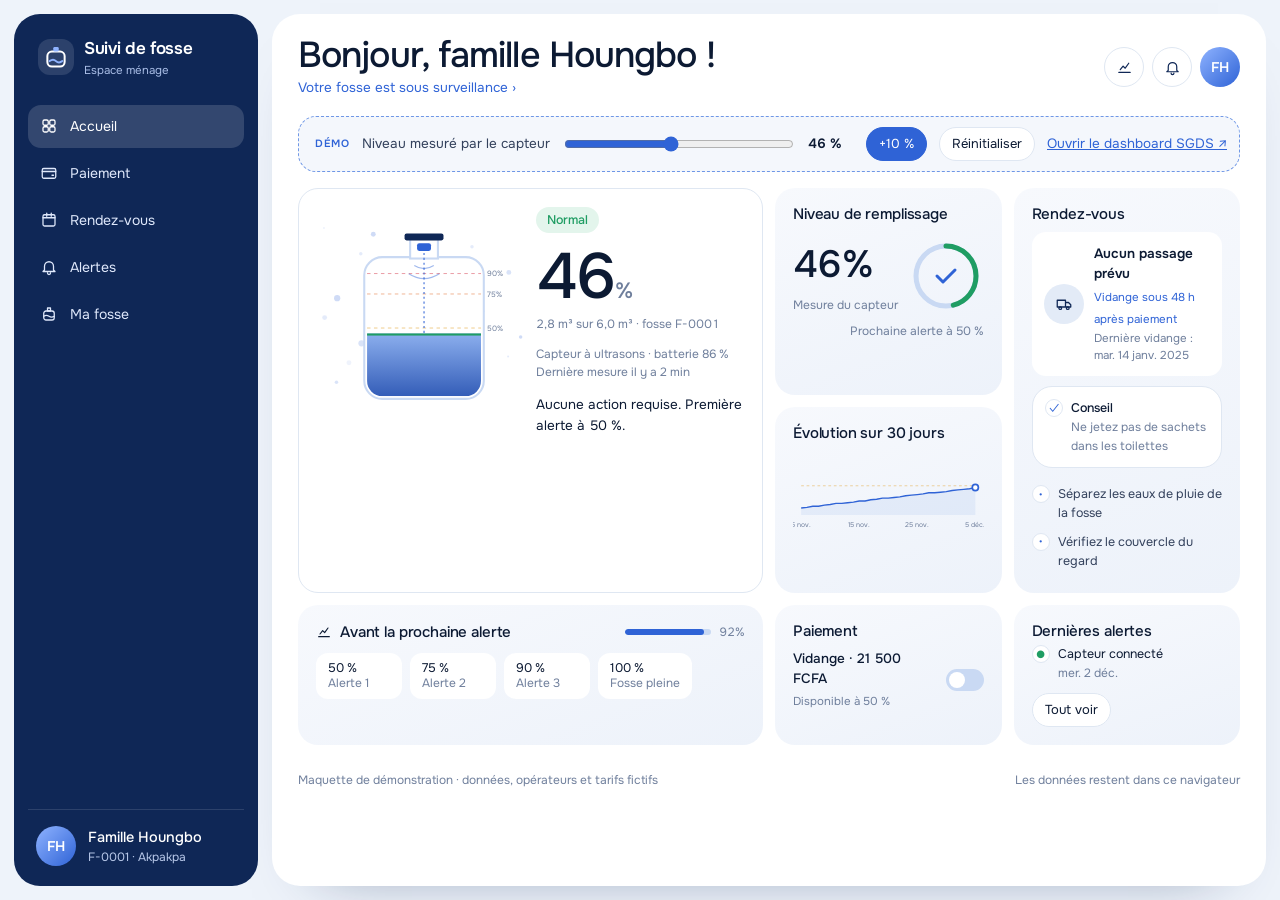
<file: projects/fosso/menage.html>
<!doctype html>
<html lang="fr">
<head>
<script>/* Old GitHub Pages address: send visitors to the main site on Render. Does nothing on Render itself. */
if (/\.github\.io$/.test(location.hostname)) location.replace('https://portfolio-meryl.onrender.com' + location.pathname.replace(/^\/Portfolio-Meryl-A/, '') + location.search + location.hash);</script>
<meta charset="utf-8">
<meta name="viewport" content="width=device-width, initial-scale=1, viewport-fit=cover">
<title>Suivi de fosse · ménage</title>
<link rel="preconnect" href="https://fonts.googleapis.com">
<link rel="preconnect" href="https://fonts.gstatic.com" crossorigin>
<link rel="stylesheet" href="https://fonts.googleapis.com/css2?family=Onest:wght@300;400;500;600;700&display=swap">
<style>
:root{
  --page:#eef3fa; --card:#ffffff; --card-2:#f4f7fc; --tint:#e3ebf7; --line:#dfe7f2;
  --navy:#0f2756; --navy-2:#1a3a78; --blue:#2f63d6; --blue-2:#6f97e6; --sky:#c9d9f3;
  --ink:#0c1a33; --text:#33415c; --muted:#6f7f9c;
  --ok:#1f9d63; --ok-soft:#e3f5ec; --warn:#e29a18; --warn-soft:#fdf2dc; --warn-ink:#8a5a06;
  --high:#e46c2a; --high-soft:#fde8dc; --high-ink:#963f0f; --crit:#d6384a; --crit-soft:#fbe3e6; --crit-ink:#93202d;
  --font:"Onest",system-ui,-apple-system,"Segoe UI",sans-serif; color-scheme:light;
}
*{box-sizing:border-box}
body{margin:0;background:var(--page);color:var(--text);font-family:var(--font);font-size:15px;line-height:1.5}
h1,h2,h3{font-family:var(--font);color:var(--ink);margin:0;line-height:1.1;letter-spacing:-.025em;text-wrap:balance}
button,input,select{font:inherit;color:inherit}
button{cursor:pointer}
:focus-visible{outline:2px solid var(--blue);outline-offset:2px}
.num{font-variant-numeric:tabular-nums}

/* coque : barre latérale marine + zone blanche */
.app{display:grid;grid-template-columns:244px minmax(0,1fr);gap:14px;padding:14px;min-height:100vh;min-height:100dvh}
.side{position:sticky;top:14px;height:calc(100vh - 28px);height:calc(100dvh - 28px);background:var(--navy);border-radius:26px;color:#fff;padding:22px 14px 16px;display:flex;flex-direction:column;gap:4px;overflow:auto}
.brand{display:flex;align-items:center;gap:10px;padding:0 10px 22px;font-size:17px;font-weight:600;letter-spacing:-.02em;color:#fff}
.brand .bi{width:36px;height:36px;border-radius:12px;background:rgba(255,255,255,.12);display:grid;place-items:center}
.brand small{display:block;font-size:11.5px;font-weight:400;color:#a9bde6;letter-spacing:0}
.mi{display:flex;align-items:center;gap:12px;border:0;background:transparent;color:#dfe8fb;text-align:left;padding:11px 12px;border-radius:13px;font-size:14px;width:100%;position:relative}
.mi:hover{background:rgba(255,255,255,.07)}
.mi[aria-current="page"]{background:rgba(255,255,255,.15);color:#fff}
.mi .dot{position:absolute;right:12px;top:50%;margin-top:-3.5px;width:7px;height:7px;border-radius:50%;background:#8fb3ff}
.mi .cnt{position:absolute;right:10px;top:50%;margin-top:-9px;background:var(--crit);color:#fff;font-size:10.5px;border-radius:999px;min-width:18px;height:18px;display:grid;place-items:center;padding:0 5px}
.side .user{margin-top:auto;display:flex;gap:12px;align-items:center;padding:16px 8px 4px;border-top:1px solid rgba(255,255,255,.12)}
.avatar{width:40px;height:40px;border-radius:50%;background:linear-gradient(135deg,#8fb3ff,#2f63d6);color:#fff;display:grid;place-items:center;font-weight:600;flex:none;font-size:14px}
.side .user b{display:block;font-weight:500;font-size:14.5px}
.side .user small{color:#b9c9ea;font-size:12px;line-height:1.35;display:block}
.main{background:#fff;border-radius:28px;padding:22px 26px 30px;min-width:0;box-shadow:0 30px 60px -48px rgba(15,39,86,.5)}
.topbar{display:flex;justify-content:space-between;align-items:center;gap:14px;flex-wrap:wrap;margin-bottom:18px}
.topbar h1{font-size:clamp(26px,3vw,36px);font-weight:500}
.topbar .sub{color:var(--blue);font-size:13.5px;text-decoration:none;background:none;border:0;padding:0}
.tb-r{display:flex;align-items:center;gap:8px}
.icon-btn{width:40px;height:40px;border-radius:50%;border:1px solid var(--line);background:#fff;display:grid;place-items:center;color:var(--navy);position:relative}
.icon-btn:hover{border-color:var(--blue)}
.icon-btn .cnt{position:absolute;top:-3px;right:-3px;background:var(--crit);color:#fff;font-size:10px;border-radius:999px;min-width:17px;height:17px;display:grid;place-items:center;padding:0 4px}
.foot-note{margin-top:26px;font-size:12px;color:var(--muted);display:flex;justify-content:space-between;gap:10px;flex-wrap:wrap}
@media (max-width:900px){
  .app{grid-template-columns:minmax(0,1fr);padding:10px 10px calc(env(safe-area-inset-bottom,0px) + 96px)}
  .side{position:fixed;z-index:30;left:10px;right:10px;top:auto;bottom:calc(env(safe-area-inset-bottom,0px) + 10px);height:auto;flex-direction:row;justify-content:space-around;padding:7px;border-radius:22px;gap:2px;box-shadow:0 18px 40px -16px rgba(15,39,86,.6);overflow:visible}
  .brand,.side .user{display:none}
  .mi{flex-direction:column;gap:3px;padding:8px 4px;font-size:10.5px;width:auto;flex:1;align-items:center;text-align:center}
  .mi .dot{right:auto;left:calc(50% + 8px);top:6px;margin:0}.mi .cnt{right:auto;left:calc(50% + 6px);top:2px;margin:0}
  .main{padding:18px 14px 24px;border-radius:22px}
}

/* éléments */
.btn{border:1px solid var(--line);background:#fff;border-radius:999px;padding:9px 16px;font-size:14px;color:var(--ink);white-space:nowrap}
.btn:hover{border-color:var(--blue);color:var(--blue)}
.btn.primary{background:var(--navy);border-color:var(--navy);color:#fff}
.btn.primary:hover{background:var(--navy-2);color:#fff}
.btn.blue{background:var(--blue);border-color:var(--blue);color:#fff}
.btn.small{padding:6px 12px;font-size:13px}
.btn.block{width:100%;padding:12px}
.btn[disabled]{opacity:.5;cursor:not-allowed}
.pill-btn{display:inline-flex;align-items:center;gap:12px;background:var(--navy);color:#fff;border:0;border-radius:999px;padding:6px 6px 6px 18px;font-size:14px;text-decoration:none;white-space:nowrap}
.pill-btn .ar{width:30px;height:30px;border-radius:50%;background:#fff;color:var(--navy);display:grid;place-items:center}
.pill-btn:hover{background:var(--navy-2)}
.chip{display:inline-flex;align-items:center;gap:6px;border-radius:999px;padding:4px 11px;font-size:12.5px;font-weight:500;white-space:nowrap}
.t-ok{background:var(--ok-soft);color:var(--ok)}
.t-warn{background:var(--warn-soft);color:var(--warn-ink)}
.t-high{background:var(--high-soft);color:var(--high-ink)}
.t-crit{background:var(--crit-soft);color:var(--crit-ink)}
.t-info{background:var(--tint);color:var(--navy)}
.grid{display:grid;grid-template-columns:repeat(4,minmax(0,1fr));gap:12px}
@media (max-width:1200px){.grid{grid-template-columns:repeat(2,minmax(0,1fr))}}
@media (max-width:620px){.grid{grid-template-columns:minmax(0,1fr)}}
.c{background:linear-gradient(160deg,#f7f9fd 0%,#edf2fa 100%);border-radius:20px;padding:18px;min-width:0;position:relative;overflow:hidden}
.c.white{background:#fff;border:1px solid var(--line)}
.c.navy{background:linear-gradient(150deg,#2a5bb8,#0f2756);color:#dbe6ff}
.c.navy h3{color:#fff}
.c h3{font-size:15px;font-weight:500;letter-spacing:-.01em;color:var(--ink);display:flex;align-items:center;gap:8px}
.c-head{display:flex;justify-content:space-between;align-items:center;gap:10px;flex-wrap:wrap}
.meta{font-size:12px;color:var(--muted)}
.span2{grid-column:span 2}.span3{grid-column:span 3}.row2{grid-row:span 2}.full{grid-column:1/-1}
@media (max-width:1200px){.span3{grid-column:span 2}}
@media (max-width:620px){.span2,.span3{grid-column:auto}.row2{grid-row:auto}}
.pbar{height:6px;border-radius:3px;background:var(--sky);overflow:hidden}
.pbar i{display:block;height:100%;border-radius:3px;background:var(--blue)}
.kv{display:flex;justify-content:space-between;gap:12px;padding:10px 0;border-top:1px solid var(--line);font-size:14px}
.kv:first-child{border-top:0}
.kv>span:first-child,.kv>label:first-child{color:var(--muted)}
.kv>span:last-child{text-align:right}
.rec{display:flex;gap:8px;align-items:flex-start;font-size:12.5px;color:var(--text);padding:5px 0}
.rec i{width:18px;height:18px;border-radius:50%;background:#fff;border:1px solid var(--line);display:grid;place-items:center;font-style:normal;font-size:10px;color:var(--blue);flex:none}
.stack{display:flex;flex-direction:column;gap:10px}
.two{display:grid;grid-template-columns:minmax(0,1.2fr) minmax(0,.8fr);gap:12px;align-items:start}
@media (max-width:1000px){.two{grid-template-columns:minmax(0,1fr)}}
.field{display:flex;flex-direction:column;gap:6px}
.field label,.lbl{font-size:12px;color:var(--muted);letter-spacing:.02em}
.field input,.field select{border:1px solid var(--line);border-radius:12px;padding:11px 13px;background:#fff}
.err{color:var(--crit-ink);font-size:13px}
.empty{text-align:center;padding:40px 16px;color:var(--muted)}
.toggle{display:flex;align-items:center;justify-content:space-between;gap:10px;padding:9px 0}
.toggle b{font-weight:500;color:var(--ink);font-size:13.5px;display:block}
.toggle small{color:var(--muted);font-size:11.5px}
.sw{width:38px;height:22px;border-radius:999px;background:var(--sky);position:relative;flex:none;border:0;padding:0}
.sw::after{content:"";position:absolute;top:3px;left:3px;width:16px;height:16px;border-radius:50%;background:#fff;transition:left .2s}
.sw.on,.sw[aria-checked="true"]{background:var(--navy)}.sw.on::after,.sw[aria-checked="true"]::after{left:19px}
.appt{background:#fff;border-radius:14px;padding:12px;display:grid;grid-template-columns:40px minmax(0,1fr) auto;gap:10px;align-items:center;margin-top:10px}
.appt b{color:var(--ink);font-weight:600;font-size:13.5px;display:block}
.appt .role{color:var(--blue);font-size:11.5px}
.appt .when{font-size:11.5px;color:var(--muted)}
.conf{background:var(--navy);color:#fff;font-size:11px;border-radius:999px;padding:3px 12px;white-space:nowrap}
.truck{width:40px;height:40px;border-radius:50%;background:var(--tint);color:var(--navy);display:grid;place-items:center}
.notif{background:#fff;border:1px solid var(--line);border-radius:14px;padding:12px 14px;display:grid;grid-template-columns:8px minmax(0,1fr);gap:12px}
.notif .b,.feed-i .b{border-radius:4px}
.notif h3{font-size:14px;font-weight:600}
.notif p{margin:3px 0 0;font-size:13.5px}
.notif time{font-size:11.5px;color:var(--muted);white-space:nowrap}
.feed-i{display:grid;grid-template-columns:8px minmax(0,1fr);gap:10px;padding:10px 0;border-top:1px solid var(--line);font-size:13px}
.feed-i:first-child{border-top:0}
.kpis{display:grid;grid-template-columns:repeat(4,minmax(0,1fr));gap:12px}
@media (max-width:1000px){.kpis{grid-template-columns:repeat(2,minmax(0,1fr))}}
.kpi{background:linear-gradient(160deg,#f7f9fd,#edf2fa);border-radius:20px;padding:16px 18px;display:flex;flex-direction:column;gap:16px;min-width:0}
.kpi .tag{align-self:flex-end;background:#fff;border-radius:999px;padding:2px 10px;font-size:11px;color:var(--ink)}
.kpi .v{font-size:clamp(30px,3vw,40px);font-weight:500;color:var(--navy);letter-spacing:-.04em;line-height:1}
.kpi .v small{font-size:15px;margin-left:3px;font-weight:400}
.kpi.warn .v{color:var(--warn-ink)}.kpi.crit .v{color:var(--crit-ink)}.kpi.ok .v{color:var(--ok)}
.kpi.navy{background:linear-gradient(150deg,#2a5bb8,#0f2756)}.kpi.navy .v{color:#fff}.kpi.navy .meta{color:#cddcff}.kpi.navy .tag{background:rgba(255,255,255,.16);color:#fff}
.fchips{display:flex;gap:6px;flex-wrap:wrap}
.fchip{border:1px solid var(--line);background:#fff;border-radius:999px;padding:6px 13px;font-size:13px;color:var(--ink)}
.fchip[aria-pressed="true"]{background:var(--navy);border-color:var(--navy);color:#fff}
.tbl{overflow-x:auto;background:#fff;border:1px solid var(--line);border-radius:20px}
table{border-collapse:collapse;width:100%;font-size:13.5px}
th{text-align:left;font-weight:500;color:var(--muted);font-size:12px;padding:12px 14px;border-bottom:1px solid var(--line);white-space:nowrap}
td{padding:12px 14px;border-bottom:1px solid var(--line);vertical-align:middle}
tr:last-child td{border-bottom:0}
tr.hl td{background:#f2f6fe}
.lvl{display:flex;align-items:center;gap:8px;min-width:120px}
.lvl .tr{flex:1;height:6px;border-radius:3px;background:var(--tint);overflow:hidden}
.lvl .fl{height:100%;border-radius:3px}
.overlay{position:fixed;inset:0;background:rgba(12,26,51,.45);display:grid;place-items:center;padding:16px;z-index:40}
.modal{background:#fff;border-radius:26px;width:min(520px,100%);max-height:calc(100% - 32px);overflow:auto;padding:24px;display:flex;flex-direction:column;gap:14px}
.toast{position:fixed;left:50%;bottom:calc(env(safe-area-inset-bottom,0px) + 22px);transform:translateX(-50%);background:var(--navy);color:#fff;padding:11px 18px;border-radius:999px;font-size:14px;z-index:50;max-width:calc(100% - 32px);box-shadow:0 12px 30px -12px rgba(0,0,0,.4)}
@media (max-width:900px){.toast{bottom:calc(env(safe-area-inset-bottom,0px) + 100px)}}
.demo{margin-bottom:16px;background:var(--card-2);border:1px dashed var(--blue-2);border-radius:18px;padding:10px 12px 10px 16px;display:flex;gap:12px;align-items:center;flex-wrap:wrap;font-size:13.5px}
.demo .tag{font-size:10.5px;letter-spacing:.1em;text-transform:uppercase;color:var(--blue);font-weight:600}
.demo input[type=range]{flex:1;min-width:140px;accent-color:var(--blue)}
.demo strong{min-width:46px;color:var(--ink);font-weight:600}
.demo a{color:var(--blue)}
.spinner{width:34px;height:34px;border-radius:50%;border:3px solid var(--sky);border-top-color:var(--navy);animation:spin 1s linear infinite;margin:10px auto}
@keyframes spin{to{transform:rotate(360deg)}}
@media (prefers-reduced-motion:reduce){.spinner{animation-duration:3s}}
.choice{display:flex;align-items:center;gap:10px;border:1px solid var(--line);border-radius:14px;padding:12px 14px;cursor:pointer;background:#fff}
.choice:has(input:checked){border-color:var(--navy);background:var(--tint)}
.choice input{accent-color:var(--navy)}
.choice .amt{margin-left:auto;font-weight:600;color:var(--ink)}
@media (max-width:520px){.vis{grid-template-columns:minmax(0,1fr)!important}}
.steps{display:flex;flex-direction:column}
.step{display:grid;grid-template-columns:30px minmax(0,1fr);gap:12px;padding-bottom:18px;position:relative}
.step::before{content:"";position:absolute;left:14px;top:30px;bottom:0;width:2px;background:var(--sky)}
.step:last-child::before{display:none}
.step .d{width:30px;height:30px;border-radius:50%;border:2px solid var(--sky);background:#fff;display:grid;place-items:center;font-size:13px;color:var(--muted)}
.step.done .d{background:var(--navy);border-color:var(--navy);color:#fff}
.step.now .d{border-color:var(--blue);color:var(--blue)}
.step h3{font-size:15px}
.step p{margin:2px 0 0;font-size:13.5px;color:var(--muted)}
.phone{background:var(--navy);border-radius:28px;padding:14px;border:6px solid #17305f}
.phone .ptop{color:#fff;font-size:13px;display:flex;justify-content:space-between;gap:8px;padding:2px 6px 10px}
.sms{background:#1f3c76;color:#eaf1ff;border-radius:16px 16px 16px 4px;padding:10px 12px;font-size:13px;margin-top:8px}
.sms .f{font-size:10.5px;letter-spacing:.1em;color:#9dbcff;font-weight:600}
.sms time{color:#9fb3d9;display:block;margin-top:3px;font-size:11.5px}
</style></head><body><div class="app" id="app"></div><div id="layer"></div><script>
/* Données et règles partagées par l'app ménage et le dashboard SGDS (même clé de stockage : les deux apps se mettent à jour l'une l'autre). */
const H=3600e3,D=24*H;
const SEUILS=[{p:50,name:'Alerte 1',tone:'warn',title:'Fosse à moitié pleine'},{p:75,name:'Alerte 2',tone:'high',title:'Fosse remplie à 75 %'},{p:90,name:'Alerte 3',tone:'crit',title:'Vidange urgente'},{p:100,name:'Fosse pleine',tone:'crit',title:'Risque de débordement'}];
const OPS=['Opérateur agréé A','Opérateur agréé B','Opérateur agréé C','Opérateur agréé D','Opérateur agréé E','Opérateur agréé F'];
const KEY='suivi-fosses-demo-v1';
const SMS_FROM='ALERTE FOSSE';
const esc=s=>String(s).replace(/[&<>"]/g,c=>({'&':'&amp;','<':'&lt;','>':'&gt;','"':'&quot;'}[c]));
const nf=n=>Math.round(n).toLocaleString('fr-FR').replace(/[  ]/g,' ');
const fcfa=n=>nf(n)+' FCFA';
const m3=v=>v.toFixed(1).replace('.',',')+' m³';
const tone=l=>l>=90?'crit':l>=75?'high':l>=50?'warn':'ok';
const TC={ok:'#1f9d63',warn:'#e29a18',high:'#e46c2a',crit:'#d6384a'};
const montant=(f,l)=>Math.round((5000+6000*f.volume*(l??f.level)/100)/500)*500;
const dayLbl=t=>new Date(t).toLocaleDateString('fr-FR',{weekday:'short',day:'numeric',month:'short'});
const hm=t=>{const d=new Date(t);return d.getHours()+' h'+(d.getMinutes()?String(d.getMinutes()).padStart(2,'0'):'')};
const ago=t=>{const m=Math.round((Date.now()-t)/60000);if(m<1)return "à l'instant";if(m<60)return 'il y a '+m+' min';const h=Math.round(m/60);return h<24?'il y a '+h+' h':dayLbl(t)};
const left=t=>{const ms=t-Date.now();if(ms<=0)return 'délai dépassé';return Math.floor(ms/H)+' h '+String(Math.floor(ms%H/60000)).padStart(2,'0')+' restantes'};
const slotAt=(d,h)=>{const x=new Date();x.setDate(x.getDate()+d);x.setHours(h,0,0,0);return x.getTime()};
const slotLabel=t=>dayLbl(t)+' · '+hm(t)+' à '+hm(t+2*H);
function slots(){const o=[],n=Date.now();for(let d=0;d<3;d++)for(const h of[8,10,14,16]){const t=slotAt(d,h);if(t>n+H&&t<=n+48*H)o.push(t)}return o}

function seed(){
  const now=Date.now(),mk=o=>Object.assign({sent:{},pay:null,req:null,history:[],battery:80,mine:false},o);
  const payFull=(f,mode,op,ago_)=>{const m=montant(f),base=Math.floor(m/mode/100)*100;f.pay={mode,operator:op,montant:m,tranches:Array.from({length:mode},(_,i)=>({montant:i===mode-1?m-base*(mode-1):base,paid:now-ago_+i*H}))}};
  const payPart=(f,mode,op,nPaid,ago_)=>{payFull(f,mode,op,ago_);f.pay.tranches.forEach((t,i)=>{if(i>=nPaid)t.paid=null})};
  const sentTo=l=>{const s={};SEUILS.forEach(x=>{if(l>=x.p)s[x.p]=1});return s};
  const hist=[];for(let i=30;i>=0;i--)hist.push({t:now-i*D,l:Math.round(12+(46-12)*(30-i)/30+(i%4===0?1:0))});
  const F=[
    mk({id:'F-0001',nom:'Famille Houngbo',quartier:'Akpakpa',volume:6,level:46,mine:true,battery:86,hist,history:[{date:now-690*D,vol:5.6,montant:38500,op:'Opérateur agréé C'}]}),
    mk({id:'F-0127',nom:'Cour Adjovi',quartier:'Vossa',volume:8,level:78}),
    mk({id:'F-0312',nom:'Résidence Tossou',quartier:'Agla',volume:6,level:91}),
    mk({id:'F-0455',nom:'Maison Dossou',quartier:'Fidjrossè',volume:4,level:55}),
    mk({id:'F-0231',nom:'Cour Agbo',quartier:'Godomey',volume:6,level:96}),
    mk({id:'F-0198',nom:'Maison Kpadé',quartier:'Cadjèhoun',volume:10,level:83}),
    mk({id:'F-0089',nom:'Maison Sossa',quartier:'Fidjrossè',volume:6,level:18}),
    mk({id:'F-0340',nom:'Cour Ahouandjinou',quartier:'Gbégamey',volume:8,level:67}),
    mk({id:'F-0402',nom:'Maison Zinsou',quartier:'Sainte-Rita',volume:6,level:34}),
    mk({id:'F-0518',nom:'Cour Hounkpè',quartier:'Missèbo',volume:10,level:88}),
    mk({id:'F-0263',nom:'Maison Ahyi',quartier:'Zogbo',volume:4,level:72}),
    mk({id:'F-0610',nom:'Résidence Codjia',quartier:'Houéyiho',volume:6,level:12}),
    mk({id:'F-0377',nom:'Cour Lokossou',quartier:'Akpakpa',volume:8,level:61}),
    mk({id:'F-0144',nom:'Maison Gbaguidi',quartier:'Vossa',volume:6,level:93})];
  F.forEach(f=>{f.sent=sentTo(f.level);f.battery=f.battery||60+((f.id.charCodeAt(4)*7)%38)});
  const g=id=>F.find(f=>f.id===id);
  payPart(g('F-0127'),3,'MTN MoMo',1,6*D);
  payFull(g('F-0312'),1,'Moov Money',18*H);g('F-0312').req={status:'a_programmer',createdAt:now-18*H,deadline:now+30*H};
  payFull(g('F-0198'),2,'MTN MoMo',2*D);
  payPart(g('F-0340'),2,'Moov Money',1,3*D);
  payFull(g('F-0518'),3,'MTN MoMo',8*H);g('F-0518').req={status:'a_programmer',createdAt:now-8*H,deadline:now+40*H};
  payFull(g('F-0144'),1,'MTN MoMo',30*H);
  const sl=slots(),s1=sl[1]||slotAt(1,10),s2=sl[0]||slotAt(1,8);
  g('F-0198').req={status:'programmee',createdAt:now-2*D,deadline:now+20*H,slot:{start:s1,label:slotLabel(s1)},vidangeur:'Opérateur agréé B'};
  g('F-0144').req={status:'programmee',createdAt:now-30*H,deadline:now+18*H,slot:{start:s2,label:slotLabel(s2)},vidangeur:'Opérateur agréé D'};
  return {mTab:'dash',gTab:'over',filter:'tous',q:'',seen:1,demo:true,channels:{app:true,sms:true},fosses:F,nid:3,
    notifs:[{id:1,ch:'app',tone:'ok',title:'Capteur connecté',body:'Le capteur de votre fosse envoie ses mesures. Vous serez alerté à partir de 50 % de remplissage.',t:now-3*D},{id:2,ch:'sms',tone:'ok',title:'',body:'Votre capteur est actif. Alertes par SMS à 50, 75, 90 et 100 % de remplissage.',t:now-3*D}],
    done:[{t:now-1*D,id:'F-0071',quartier:'Gbégamey',vol:5.2,op:'Opérateur agréé A'},{t:now-1*D-3*H,id:'F-0520',quartier:'Agla',vol:7.4,op:'Opérateur agréé C'},{t:now-2*D,id:'F-0033',quartier:'Akpakpa',vol:4.8,op:'Opérateur agréé E'},{t:now-3*D,id:'F-0291',quartier:'Zogbo',vol:3.6,op:'Opérateur agréé B'}],
    feed:[{tone:'crit',text:'F-0231 · Godomey : seuil 90 % atteint · '+fcfa(montant(g('F-0231')))+' · paiement en attente',t:now-5*H},
      {tone:'ok',text:'F-0518 · Missèbo : paiement complet reçu (3 tranches) · à programmer sous 48 h',t:now-8*H},
      {tone:'ok',text:'F-0312 · Agla : paiement complet reçu · à programmer sous 48 h',t:now-18*H},
      {tone:'warn',text:'F-0455 · Fidjrossè : seuil 50 % atteint · '+fcfa(montant(g('F-0455'))),t:now-26*H},
      {tone:'ok',text:'F-0144 · Vossa : vidange programmée '+slotLabel(s2)+' · Opérateur agréé D',t:now-28*H},
      {tone:'warn',text:'F-0340 · Gbégamey : tranche 1/2 reçue',t:now-3*D},
      {tone:'ok',text:'F-0198 · Cadjèhoun : vidange programmée '+slotLabel(s1)+' · Opérateur agréé B',t:now-2*D}]};
}
let S;
function load(){try{const r=localStorage.getItem(KEY);S=r?JSON.parse(r):null}catch(e){S=null}if(!S||!S.fosses)S=seed()}
load();
const save=()=>{try{localStorage.setItem(KEY,JSON.stringify(S))}catch(e){}};
const mine=()=>S.fosses.find(f=>f.mine);
const paidCount=f=>f.pay?f.pay.tranches.filter(x=>x.paid).length:0;
const paidSum=f=>f.pay?f.pay.tranches.filter(x=>x.paid).reduce((a,x)=>a+x.montant,0):0;
const fullyPaid=f=>!!f.pay&&paidCount(f)===f.pay.tranches.length;
const notify=(ch,tone,title,body)=>{if(S.channels&&S.channels[ch]===false)return;S.notifs.unshift({id:S.nid++,ch,tone,title,body,t:Date.now()})};
const feed=(tone,text)=>S.feed.unshift({tone,text,t:Date.now()});
function toast(m){document.querySelectorAll('.toast').forEach(x=>x.remove());const l=document.createElement('div');l.className='toast';l.setAttribute('role','status');l.textContent=m;document.body.appendChild(l);setTimeout(()=>l.remove(),2800)}

function alertBody(f,s){const m=f.pay?f.pay.montant:montant(f);
  if(f.req&&f.req.status==='programmee')return 'Votre vidange est programmée : '+f.req.slot.label+'. Merci de dégager l’accès à la fosse.';
  if(f.req)return 'Votre paiement est validé. La SGDS programme votre vidange avant le '+dayLbl(f.req.deadline)+' à '+hm(f.req.deadline)+'.';
  if(s.p===50)return 'Votre fosse est remplie à 50 %. Montant de la vidange : '+fcfa(m)+'. Vous pouvez payer en 1 fois ou par tranches.';
  if(s.p===75)return 'Votre fosse est remplie à 75 %. Pensez à régler votre vidange ('+fcfa(m)+'). Le paiement par tranches reste possible.';
  if(s.p===90)return 'Votre fosse est remplie à 90 %. La SGDS est prévenue et traite votre demande en priorité.';
  return 'Votre fosse est pleine. Limitez les rejets d’eau : un vidangeur doit passer au plus vite.'}
function smsBody(f,s){const m=f.pay?f.pay.montant:montant(f);
  if(s.p===50)return 'Fosse remplie à 50 %. Vidange : '+fcfa(m)+'. Payez en 1 fois ou par tranches dans l’application.';
  if(s.p===75)return 'Fosse remplie à 75 %. Réglez votre vidange ('+fcfa(m)+') pour un passage sous 48 h.';
  if(s.p===90)return 'URGENT : fosse remplie à 90 %. La SGDS traite votre demande en priorité.';
  return 'Fosse pleine, risque de débordement. Un vidangeur doit passer au plus vite.'}
function setLevel(v){const f=mine();f.level=v;(f.hist=f.hist||[]).push({t:Date.now(),l:v});if(f.hist.length>60)f.hist.shift();let msg='';
  for(const s of SEUILS){
    if(v>=s.p&&!f.sent[s.p]){f.sent[s.p]=1;notify('app',s.tone,s.name+' · '+s.title,alertBody(f,s));notify('sms',s.tone,'',smsBody(f,s));
      feed(s.tone,f.id+' · '+f.quartier+' : seuil '+s.p+' % atteint · '+fcfa(f.pay?f.pay.montant:montant(f))+(fullyPaid(f)?' · payé':' · paiement en attente'));msg=s.name+' envoyée au ménage et à la SGDS'}
    if(v<s.p-5&&f.sent[s.p])delete f.sent[s.p]}
  save();return msg}
function payTranche(f,mode,operator,phone){
  if(!f.pay){const m=montant(f),n=mode,base=Math.floor(m/n/100)*100;f.pay={mode:n,operator,phone,montant:m,tranches:Array.from({length:n},(_,i)=>({montant:i===n-1?m-base*(n-1):base,paid:null}))}}
  const tr=f.pay.tranches.find(x=>!x.paid);tr.paid=Date.now();const k=paidCount(f),n=f.pay.tranches.length;
  if(fullyPaid(f)){if(!f.req)f.req={status:'a_programmer',createdAt:Date.now(),deadline:Date.now()+48*H};
    notify('app','ok','Paiement validé',(n>1?'Dernière tranche reçue ('+fcfa(tr.montant)+'). ':'Paiement de '+fcfa(f.pay.montant)+' reçu. ')+'La SGDS programme votre vidange dans les 48 h.');
    notify('sms','ok','','Paiement de '+fcfa(f.pay.montant)+' validé. La SGDS programme votre vidange sous 48 h. Vous recevrez la date et l’heure par SMS.');
    feed('ok',f.id+' · '+f.quartier+' : paiement complet reçu ('+fcfa(f.pay.montant)+') · à programmer avant '+dayLbl(f.req.deadline)+' '+hm(f.req.deadline))}
  else{const reste=f.pay.tranches.filter(x=>!x.paid).reduce((a,x)=>a+x.montant,0);notify('app','ok','Tranche '+k+'/'+n+' reçue',fcfa(tr.montant)+' payés. Reste à payer : '+fcfa(reste)+'.');notify('sms','ok','','Tranche '+k+'/'+n+' de '+fcfa(tr.montant)+' reçue. Reste : '+fcfa(reste)+'.');feed('warn',f.id+' · '+f.quartier+' : tranche '+k+'/'+n+' reçue ('+fcfa(tr.montant)+')')}
  save()}
function program(f,op,start){if(!f.req)f.req={status:'a_programmer',createdAt:Date.now(),deadline:Date.now()+48*H};
  f.req.status='programmee';f.req.slot={start,label:slotLabel(start)};f.req.vidangeur=op;feed('ok',f.id+' · '+f.quartier+' : vidange programmée '+slotLabel(start)+' · '+op);
  if(f.mine){notify('app','ok','Vidange programmée','Le camion passera '+slotLabel(start)+'. Vidangeur : '+op+'. Merci de dégager l’accès à la fosse.');notify('sms','ok','','Vidange programmée '+slotLabel(start)+'. '+op+'. Merci d’ouvrir l’accès à la fosse.')}save()}
function done(f){const vol=f.volume*f.level/100;f.history.unshift({date:Date.now(),vol,montant:f.pay?f.pay.montant:montant(f),op:f.req&&f.req.vidangeur||'Opérateur agréé'});
  S.done.unshift({t:Date.now(),id:f.id,quartier:f.quartier,vol,op:f.req&&f.req.vidangeur||'Opérateur agréé'});
  feed('ok',f.id+' · '+f.quartier+' : vidange effectuée, '+m3(vol)+' déposés à la station de traitement');
  if(f.mine){notify('app','ok','Vidange effectuée','Vos boues ('+m3(vol)+') ont été déposées à la station de traitement. Le capteur repart à 0 %.');notify('sms','ok','','Vidange effectuée. Boues déposées à la station de traitement. Merci !');(f.hist=f.hist||[]).push({t:Date.now(),l:0})}
  f.level=f.mine?0:3;f.sent={};f.pay=null;f.req=null;save()}
function remind(f){feed('warn',f.id+' · '+f.quartier+' : relance de paiement envoyée');if(f.mine)notify('sms','warn','','Rappel : votre vidange ('+fcfa(montant(f))+') n’est pas encore réglée. Paiement en 1 fois ou par tranches dans l’application.');save()}
function statusOf(f){if(f.req&&f.req.status==='programmee')return{k:'programmee',label:'Programmée',tone:'ok'};if(f.req)return{k:'a_programmer',label:'À programmer',tone:'warn'};if(f.level>=90)return{k:'urgence',label:'Urgence',tone:'crit'};if(f.level>=50)return{k:'alerte',label:'Alerte envoyée',tone:tone(f.level)};return{k:'normal',label:'Normal',tone:'ok'}}
const payLabel=f=>!f.pay?(f.level>=50?'En attente':'Non requis'):fullyPaid(f)?'Payé'+(f.pay.mode>1?' ('+f.pay.mode+' tranches)':''):'Tranche '+paidCount(f)+'/'+f.pay.tranches.length;

const P={dash:'<rect x="4" y="4" width="7" height="7" rx="2"/><rect x="13" y="4" width="7" height="7" rx="2"/><rect x="4" y="13" width="7" height="7" rx="2"/><rect x="13" y="13" width="7" height="7" rx="2"/>',
 pay:'<rect x="3" y="6" width="18" height="13" rx="2"/><path d="M3 10h18M16 15h2"/>',rdv:'<rect x="4" y="5" width="16" height="15" rx="2"/><path d="M4 9h16M9 3v4M15 3v4"/>',
 alerts:'<path d="M6 16V11a6 6 0 0112 0v5l2 2H4zM10 20a2 2 0 004 0"/>',fosse:'<rect x="5" y="8" width="14" height="12" rx="3"/><path d="M5 15c2.3-1.6 4.7-1.6 7 0s4.7 1.6 7 0M10 4h4v4h-4z"/>',
 chart:'<path d="M4 19h16M6 15l4-5 3 3 5-7"/>',truck:'<path d="M3 7h11v9H3zM14 10h4l3 3v3h-7"/><circle cx="7" cy="17.5" r="1.8"/><circle cx="17" cy="17.5" r="1.8"/>',
 table:'<rect x="4" y="5" width="16" height="14" rx="2"/><path d="M4 10h16M10 10v9"/>',map:'<path d="M9 4l-5 2v14l5-2 6 2 5-2V4l-5 2-6-2zM9 4v14M15 6v14"/>',
 search:'<circle cx="11" cy="11" r="6"/><path d="M20 20l-4.5-4.5"/>',reset:'<path d="M4 12a8 8 0 108-8H8M8 1v6h6" transform="translate(0 2) scale(.9)"/>',
 ext:'<path d="M7 17L17 7M9 7h8v8"/>'};
const ico=(k,s=18)=>`<svg width="${s}" height="${s}" viewBox="0 0 24 24" fill="none" stroke="currentColor" stroke-width="1.7" stroke-linecap="round" stroke-linejoin="round" aria-hidden="true">${P[k]}</svg>`;
const LOGO='<svg width="20" height="22" viewBox="0 0 22 24" aria-hidden="true"><rect x="1.5" y="6" width="19" height="16.5" rx="5" fill="none" stroke="#fff" stroke-width="2.2"/><path d="M4 16.5c2.5-2 5-2 7 0s4.5 2 7 0" fill="none" stroke="#8fb3ff" stroke-width="2.2" stroke-linecap="round"/><rect x="8" y="1" width="6" height="5" rx="1.5" fill="#8fb3ff"/></svg>';
/* App ménage */
const ui={pay:null};
function tankArt(f){
  const l=f.level,t=tone(l),ih=196,h=ih*l/100,y=56+ih-h;
  let dots='';for(let i=0;i<26;i++){const x=(i*53)%300+10,yy=(i*37)%250+10,r=(i%5)+1.5;dots+=`<circle cx="${x}" cy="${yy}" r="${r}" fill="#2f63d6" opacity="${.08+(i%4)*.05}"/>`}
  const mark=p=>{const yy=56+ih-ih*p/100;return `<line x1="72" y1="${yy}" x2="236" y2="${yy}" stroke="${TC[tone(p)]}" stroke-dasharray="5 5" opacity=".7"/><text x="244" y="${yy+4}" font-size="11" fill="#6f7f9c" font-family="Onest">${p}%</text>`};
  return `<svg viewBox="0 0 300 280" width="100%" role="img" aria-label="Coupe de la fosse remplie à ${l} %"><defs><linearGradient id="lq" x1="0" y1="0" x2="0" y2="1"><stop offset="0" stop-color="#7fa6ec"/><stop offset="1" stop-color="#1d4bb0"/></linearGradient><clipPath id="tk"><rect x="72" y="56" width="164" height="196" rx="22"/></clipPath></defs>${dots}
  <rect x="68" y="52" width="172" height="204" rx="26" fill="#fff" stroke="#c9d9f3" stroke-width="3"/>
  <g clip-path="url(#tk)"><rect x="72" y="${y}" width="164" height="${h}" fill="url(#lq)" opacity=".9"/><rect x="72" y="${y}" width="164" height="3" fill="${TC[t]}"/></g>
  ${mark(50)}${mark(75)}${mark(90)}
  <rect x="134" y="26" width="40" height="28" fill="#fff" stroke="#c9d9f3" stroke-width="3"/><rect x="126" y="18" width="56" height="10" rx="3" fill="#0f2756"/><rect x="144" y="32" width="20" height="11" rx="3" fill="#2f63d6"/>
  <line x1="154" y1="46" x2="154" y2="${Math.max(60,y)}" stroke="#2f63d6" stroke-width="1.5" stroke-dasharray="3 4"/>
  <path d="M140 64q14 9 28 0M132 76q22 14 44 0" fill="none" stroke="#2f63d6" stroke-width="1.6" opacity=".45"/></svg>`}
function ring(l){const t=tone(l),c=2*Math.PI*30;return `<svg width="76" height="76" viewBox="0 0 76 76" aria-hidden="true"><circle cx="38" cy="38" r="30" fill="none" stroke="#c9d9f3" stroke-width="5"/><circle cx="38" cy="38" r="30" fill="none" stroke="${TC[t]}" stroke-width="5" stroke-linecap="round" stroke-dasharray="${c*l/100} ${c}" transform="rotate(-90 38 38)"/>${t==='ok'?'<path d="M29 38l6 6 12-12" fill="none" stroke="#2f63d6" stroke-width="3" stroke-linecap="round" stroke-linejoin="round"/>':'<path d="M38 27v14M38 47v1" stroke="'+TC[t]+'" stroke-width="3.4" stroke-linecap="round"/>'}</svg>`}
function lineChart(f){const pts=(f.hist||[]).slice(-31);if(pts.length<2)return '';const W=280,Hh=110,t0=pts[0].t,t1=pts[pts.length-1].t||t0+1;
  const X=t=>12+(W-24)*((t-t0)/Math.max(1,t1-t0)),Y=l=>Hh-10-(Hh-24)*l/100;
  const d=pts.map((p,i)=>(i?'L':'M')+X(p.t).toFixed(1)+' '+Y(p.l).toFixed(1)).join(' ');const last=pts[pts.length-1];
  const ticks=[0,1,2,3].map(i=>{const t=t0+(t1-t0)*i/3;return `<text x="${X(t)}" y="${Hh+8}" font-size="10" fill="#6f7f9c" text-anchor="middle" font-family="Onest">${new Date(t).toLocaleDateString('fr-FR',{day:'numeric',month:'short'})}</text>`}).join('');
  return `<svg viewBox="0 0 ${W} ${Hh+14}" width="100%" role="img" aria-label="Évolution du niveau sur 30 jours"><line x1="12" y1="${Y(50)}" x2="${W-12}" y2="${Y(50)}" stroke="#e29a18" stroke-dasharray="4 4" opacity=".6"/><path d="${d} L${X(last.t)} ${Hh-10} L12 ${Hh-10}Z" fill="#2f63d6" opacity=".08"/><path d="${d}" fill="none" stroke="#2f63d6" stroke-width="2"/><circle cx="${X(last.t)}" cy="${Y(last.l)}" r="4.5" fill="#fff" stroke="#2f63d6" stroke-width="2.5"/>${ticks}</svg>`}

function vDash(f){
  const t=tone(f.level),st=statusOf(f),m=f.pay?f.pay.montant:montant(f),next=SEUILS.find(s=>f.level<s.p);
  const prevP=[...SEUILS].reverse().find(s=>f.level>=s.p);
  const toNext=next?Math.round(100*f.level/next.p):100;
  const appt=f.req&&f.req.status==='programmee'?`<div class="appt"><span class="truck">${ico('truck')}</span><div><b>${esc(f.req.vidangeur)}</b><span class="role">Vidangeur agréé · SGDS</span><div class="when">${f.req.slot.label}</div></div><span class="conf">Confirmé</span></div>`
    :f.req?`<div class="appt"><span class="truck">${ico('truck')}</span><div><b>En cours de programmation</b><span class="role">SGDS</span><div class="when">Avant le ${dayLbl(f.req.deadline)} à ${hm(f.req.deadline)}</div></div><span class="conf" style="background:var(--blue)">${left(f.req.deadline).replace(' restantes','')}</span></div>`
    :`<div class="appt"><span class="truck">${ico('truck')}</span><div><b>Aucun passage prévu</b><span class="role">Vidange sous 48 h après paiement</span><div class="when">Dernière vidange : ${f.history[0]?dayLbl(f.history[0].date)+' '+new Date(f.history[0].date).getFullYear():'—'}</div></div></div>`;
  const tr=f.pay?f.pay.tranches:[{montant:m,paid:null}];
  const recs=f.level>=90?['Limitez les rejets d’eau inutiles','Dégagez l’accès au regard de la fosse','Gardez votre téléphone joignable']:f.level>=50?['Réglez la vidange en une fois ou par tranches','Vérifiez l’accès du camion à la maison','Ne jetez pas de sachets dans les toilettes']:['Ne jetez pas de sachets dans les toilettes','Séparez les eaux de pluie de la fosse','Vérifiez le couvercle du regard'];
  const lastA=S.notifs.filter(n=>n.ch==='app').slice(0,3);
  let cta='';
  if(f.req&&f.req.status==='programmee')cta=`<span class="chip t-ok">Vidange programmée · ${f.req.slot.label}</span>`;
  else if(f.req)cta=`<span class="chip t-warn">Paiement validé · programmation sous 48 h</span>`;
  else if(f.pay)cta=`<button class="btn primary" data-tab="pay">Payer la tranche suivante</button>`;
  else if(f.level>=50)cta=`<button class="btn primary" data-tab="pay">Payer la vidange · ${fcfa(m)}</button>`;
  return `${cta?`<div style="margin-bottom:12px">${cta}</div>`:''}<div class="grid">
    <div class="c white span2 row2"><div style="display:grid;grid-template-columns:minmax(0,1fr) minmax(0,1fr);gap:10px;align-items:center" class="vis"><div>${tankArt(f)}</div><div>
      <span class="chip t-${t}">${st.label}</span>
      <div class="num" style="margin-top:12px;font-size:64px;font-weight:500;color:var(--ink);letter-spacing:-.05em;line-height:1">${f.level}<small style="font-size:22px;color:var(--muted)">%</small></div>
      <div class="meta num" style="margin-top:6px">${m3(f.volume*f.level/100)} sur ${m3(f.volume)} · fosse ${f.id}</div>
      <div class="meta" style="margin-top:12px">Capteur à ultrasons · batterie ${f.battery} %<br>Dernière mesure ${ago(Date.now()-120000)}</div>
      <p style="margin:14px 0 0;font-size:13.5px;color:var(--ink)">${prevP?esc(alertBody(f,prevP)):'Aucune action requise. Première alerte à 50 %.'}</p>
    </div></div></div>
    <div class="c"><h3>Niveau de remplissage</h3><div style="display:flex;justify-content:space-between;align-items:center;margin-top:14px"><div><div class="num" style="font-size:38px;font-weight:500;color:var(--ink);letter-spacing:-.04em">${f.level}%</div><span class="meta">Mesure du capteur</span></div>${ring(f.level)}</div><div class="meta" style="text-align:right;margin-top:6px">${next?'Prochaine alerte à '+next.p+' %':'Seuil maximal atteint'}</div></div>
    <div class="c row2"><h3>Rendez-vous</h3>${appt}
      <div class="c white" style="margin-top:10px;padding:12px"><div class="rec" style="padding:0"><i>✓</i><div><b style="font-weight:500;color:var(--ink)">Conseil</b><br><span class="meta">${recs[0]}</span></div></div></div>
      <div style="margin-top:12px">${recs.slice(1).map(r=>`<div class="rec"><i>•</i>${r}</div>`).join('')}</div></div>
    <div class="c"><h3>Évolution sur 30 jours</h3><div style="margin-top:6px">${lineChart(f)}</div></div>
    <div class="c span2"><div class="c-head"><h3>${ico('chart',16)} Avant la prochaine alerte</h3><div style="display:flex;align-items:center;gap:8px;min-width:120px"><div class="pbar" style="flex:1;width:80px"><i style="width:${toNext}%"></i></div><span class="meta num">${toNext}%</span></div></div>
      <div style="display:flex;gap:8px;flex-wrap:wrap;margin-top:12px">${SEUILS.map(s=>`<span style="background:#fff;border-radius:12px;padding:8px 12px;font-size:12.5px;color:var(--ink);display:flex;flex-direction:column;line-height:1.2;min-width:86px;${f.sent[s.p]?'outline:1.5px solid var(--blue)':''}">${s.p} %<small class="meta">${s.name}${f.sent[s.p]?' · envoyée':''}</small></span>`).join('')}</div></div>
    <div class="c"><h3>Paiement</h3>${tr.map((x,i)=>`<div class="toggle"><div><b>${tr.length>1?'Tranche '+(i+1):'Vidange'} · ${fcfa(x.montant)}</b><small>${x.paid?'Payé le '+dayLbl(x.paid):f.level>=50||f.pay?'À payer':'Disponible à 50 %'}</small></div><span class="sw ${x.paid?'on':''}" role="img" aria-label="${x.paid?'payé':'non payé'}"></span></div>`).join('')}
      ${!fullyPaid(f)&&(f.level>=50||f.pay)?`<button class="btn small" data-tab="pay" style="margin-top:6px">Payer</button>`:''}</div>
    <div class="c"><h3>Dernières alertes</h3>${lastA.map(n=>`<div class="rec"><i style="color:${TC[n.tone]}">●</i><div><span style="color:var(--ink)">${esc(n.title)}</span><br><span class="meta">${ago(n.t)}</span></div></div>`).join('')||'<p class="meta">Aucune alerte.</p>'}<button class="btn small" data-tab="alerts" style="margin-top:6px">Tout voir</button></div>
  </div>`}

const recap=f=>`<div class="kv"><span>Total</span><strong class="num">${fcfa(f.pay.montant)}</strong></div><div class="kv"><span>Moyen</span><span>${esc(f.pay.operator)}</span></div>${f.pay.tranches.map((x,i)=>`<div class="kv"><span>${f.pay.tranches.length>1?'Tranche '+(i+1):'Paiement'}</span><span class="num">${fcfa(x.montant)} · ${x.paid?'payé le '+dayLbl(x.paid):'à payer'}</span></div>`).join('')}`;
function vPay(f){
  if(!f.pay&&f.level<50)return `<div class="c empty"><h3 style="font-size:20px;justify-content:center">Pas encore de paiement à faire</h3><p>Le paiement s'ouvre à la première alerte, quand votre fosse atteint 50 %. Elle est à ${f.level} %.</p><p class="meta">En démo, montez le niveau avec le simulateur du capteur.</p></div>`;
  if(fullyPaid(f))return `<div class="two"><div class="c white"><span class="chip t-ok">Paiement validé</span><h3 style="font-size:22px;margin-top:12px">${f.req&&f.req.status==='programmee'?'Votre vidange est programmée':'La SGDS programme votre vidange sous 48 h'}</h3><div style="margin-top:12px">${recap(f)}</div></div><div class="c"><h3>Et ensuite ?</h3><p class="meta" style="font-size:13.5px">Vous recevez la date et l'heure du passage par notification et par SMS.</p><button class="btn" data-tab="rdv">Voir le rendez-vous</button></div></div>`;
  const p=ui.pay||(ui.pay={step:'form',mode:f.pay?f.pay.mode:1,operator:f.pay?f.pay.operator:'MTN MoMo',phone:f.pay&&f.pay.phone||'',error:''});
  const m=f.pay?f.pay.montant:montant(f),nextTr=f.pay?f.pay.tranches.find(x=>!x.paid):null,amt=f.pay?nextTr.montant:(p.mode===1?m:Math.floor(m/p.mode/100)*100);
  if(p.step==='processing')return `<div class="c empty"><div class="spinner" aria-hidden="true"></div><p>Validation du paiement auprès de ${esc(p.operator)}…</p></div>`;
  if(p.step==='confirm')return `<div class="two"><div class="c white"><h3 style="font-size:20px">Confirmer le paiement</h3><div style="margin-top:10px"><div class="kv"><span>Montant débité</span><strong class="num">${fcfa(amt)}</strong></div><div class="kv"><span>Formule</span><span>${f.pay||p.mode>1?'Tranche '+((f.pay?paidCount(f):0)+1)+' sur '+(f.pay?f.pay.mode:p.mode):'En 1 fois'}</span></div><div class="kv"><span>Compte</span><span>${esc(p.operator)} · ${esc(p.phone)}</span></div><div class="kv"><span>Total de la vidange</span><span class="num">${fcfa(m)}</span></div></div>
    <div style="display:flex;gap:10px;margin-top:14px;flex-wrap:wrap"><button class="btn" data-act="pay-back">Modifier</button><button class="btn primary" style="flex:1" data-act="pay-go">Confirmer et payer ${fcfa(amt)}</button></div></div><div class="c"><h3>Validation</h3><p class="meta" style="font-size:13.5px">Une demande de validation arrive sur votre téléphone (simulée ici).</p></div></div>`;
  return `<div class="two"><form id="payform" class="c white stack" novalidate>
    ${f.pay?`<span class="chip t-warn" style="align-self:flex-start">Paiement en ${f.pay.mode} tranches · ${paidCount(f)} payée(s)</span>`:`<fieldset style="border:0;padding:0;margin:0" class="stack"><legend class="lbl" style="margin-bottom:8px">Formule</legend>${[1,2,3].map(n=>`<label class="choice"><input type="radio" name="mode" value="${n}" ${p.mode===n?'checked':''}> ${n===1?'En 1 fois':'En '+n+' tranches'}<span class="amt num">${n===1?fcfa(m):n+' × '+fcfa(Math.floor(m/n/100)*100)}</span></label>`).join('')}</fieldset>`}
    <fieldset style="border:0;padding:0;margin:0" class="stack"><legend class="lbl" style="margin-bottom:8px">Mobile money</legend>${['MTN MoMo','Moov Money'].map(o=>`<label class="choice"><input type="radio" name="op" value="${o}" ${p.operator===o?'checked':''}> ${o}</label>`).join('')}</fieldset>
    <div class="field"><label for="phone">Numéro mobile money</label><input id="phone" inputmode="tel" autocomplete="off" placeholder="Ex. 01 90 00 00 00" value="${esc(p.phone)}">${p.error?`<span class="err">${esc(p.error)}</span>`:''}</div>
    <button class="btn primary block" type="submit">Continuer · ${fcfa(amt)}</button></form>
    <div class="c navy"><h3>Montant de la vidange</h3><div class="num" style="font-size:42px;font-weight:500;color:#fff;letter-spacing:-.04em;margin-top:10px">${fcfa(m)}</div><span class="chip" style="margin-top:8px;background:rgba(255,255,255,.16);color:#fff">${f.pay?'Montant bloqué':'Selon le niveau mesuré'}</span><p style="font-size:13px;margin-top:14px;color:#cddcff">Tarif indicatif de démonstration : 5 000 FCFA de déplacement + 6 000 FCFA par m³ (${m3(f.volume*f.level/100)} mesurés).</p></div></div>`}
function vRdv(f){const a=!!f.sent[50],pd=fullyPaid(f),pr=f.req&&f.req.status==='programmee';
  const st=[{ok:a,now:!a,t:'Alerte reçue',d:a?'Votre fosse a atteint 50 %.':'En attente du seuil de 50 %.'},{ok:pd,now:a&&!pd,t:'Paiement validé',d:pd?fcfa(f.pay.montant)+' via '+f.pay.operator+'.':f.pay?'Tranche '+paidCount(f)+'/'+f.pay.tranches.length+' payée.':'En 1 fois ou par tranches.'},{ok:pr,now:pd&&!pr,t:'Vidange programmée par la SGDS',d:pr?f.req.slot.label+' · '+f.req.vidangeur:pd?'Sous 48 h, avant le '+dayLbl(f.req.deadline)+' à '+hm(f.req.deadline)+'.':'Dans les 48 h après le paiement.'},{ok:false,now:pr,t:'Passage du camion',d:'Les boues sont déposées à la station de traitement.'}];
  return `<div class="two"><div class="c white"><div class="steps">${st.map((s,i)=>`<div class="step ${s.ok?'done':s.now?'now':''}"><span class="d">${s.ok?'✓':i+1}</span><div><h3>${s.t}</h3><p>${esc(s.d)}</p></div></div>`).join('')}</div></div>
  <div class="c">${pr?`<h3>Passage confirmé</h3><div class="appt"><span class="truck">${ico('truck')}</span><div><b>${esc(f.req.vidangeur)}</b><span class="role">Vidangeur agréé</span><div class="when">${f.req.slot.label}</div></div><span class="conf">Confirmé</span></div><div style="margin-top:12px"><div class="kv"><span>Adresse</span><span>${esc(f.nom)} · ${esc(f.quartier)}</span></div><div class="kv"><span>À préparer</span><span>Accès dégagé au regard</span></div></div>`:`<h3>Pas encore de passage</h3><p class="meta" style="font-size:13.5px">La date s'affichera ici dès que la SGDS aura programmé la vidange.</p>`}</div></div>`}
function vAlerts(){const app=S.notifs.filter(n=>n.ch==='app'),sms=S.notifs.filter(n=>n.ch==='sms');if(S.seen!==app.length){S.seen=app.length;save()}
  return `<div class="two"><div class="stack">${app.map(n=>`<article class="notif"><span class="b" style="background:${TC[n.tone]}"></span><div><div style="display:flex;justify-content:space-between;gap:10px"><h3>${esc(n.title)}</h3><time>${ago(n.t)}</time></div><p>${esc(n.body)}</p></div></article>`).join('')||'<p class="meta">Aucune notification.</p>'}</div>
  <div class="phone" aria-label="SMS reçus"><div class="ptop"><b>SMS · téléphone simple</b><span>Sans internet</span></div>${sms.map(n=>`<div class="sms"><div class="f">${SMS_FROM}</div>${esc(n.body)}<time>${ago(n.t)}</time></div>`).join('')||'<p style="color:#9fb3d9;font-size:13px">Aucun SMS.</p>'}</div></div>`}
function vFosse(f){const ch=S.channels||{app:true,sms:true};return `<div class="grid">
  <div class="c white span2"><h3>Capteur</h3><div style="margin-top:8px"><div class="kv"><span>Type</span><span>Ultrasons, sans contact, sous le regard</span></div><div class="kv"><span>Liaison</span><span>Réseau GSM · signal bon</span></div><div class="kv"><span>Alimentation</span><span class="num">Batterie ${f.battery} % · panneau solaire</span></div><div class="kv"><span>Dernière mesure</span><span>${ago(Date.now()-120000)}</span></div></div></div>
  <div class="c white span2"><h3>Fosse</h3><div style="margin-top:8px"><div class="kv"><span>Identifiant</span><span class="num">${f.id}</span></div><div class="kv"><span>Adresse</span><span>${esc(f.nom)} · ${esc(f.quartier)}, Cotonou</span></div><div class="kv"><label for="vol">Volume de la fosse</label><select id="vol" ${f.pay?'disabled':''} style="border:1px solid var(--line);border-radius:10px;padding:4px 8px;background:#fff">${[4,6,8,10].map(v=>`<option value="${v}" ${f.volume===v?'selected':''}>${v} m³</option>`).join('')}</select></div></div></div>
  <div class="c span2"><h3>Canaux d'alerte</h3><div style="margin-top:6px">
    <div class="toggle"><div><b>Notifications dans l'application</b><small>Smartphone avec internet</small></div><button class="sw" role="switch" aria-checked="${ch.app!==false}" aria-label="Notifications application" data-ch="app"></button></div>
    <div class="toggle"><div><b>SMS (GSM)</b><small>Fonctionne sur tout téléphone, sans internet</small></div><button class="sw" role="switch" aria-checked="${ch.sms!==false}" aria-label="Alertes SMS" data-ch="sms"></button></div></div>
    <p class="meta" style="margin:6px 0 0">La SGDS reçoit toujours les alertes, quel que soit votre choix.</p></div>
  <div class="c span2"><h3>Seuils d'alerte</h3><div style="margin-top:6px">${SEUILS.map(s=>`<div class="kv"><span><span style="display:inline-block;width:8px;height:8px;border-radius:50%;background:${TC[s.tone]};margin-right:8px"></span>${s.p} % · ${s.name}</span><span>${s.title}</span></div>`).join('')}</div></div>
  <div class="c white full"><h3>Historique des vidanges</h3><div style="margin-top:8px">${f.history.map(h=>`<div class="kv"><span>${dayLbl(h.date)} ${new Date(h.date).getFullYear()} · ${esc(h.op)}</span><span class="num">${m3(h.vol)} · ${fcfa(h.montant)}</span></div>`).join('')||'<p class="meta">Aucune vidange enregistrée.</p>'}</div></div></div>`}

const TABS=[['dash','Accueil','dash'],['pay','Paiement','pay'],['rdv','Rendez-vous','rdv'],['alerts','Alertes','alerts'],['fosse','Ma fosse','fosse']];
const TITLES={dash:'Bonjour, famille Houngbo !',pay:'Paiement de la vidange',rdv:'Rendez-vous',alerts:'Alertes',fosse:'Ma fosse'};
const SUBS={dash:'Votre fosse est sous surveillance',pay:'Montant calculé selon le volume mesuré',rdv:'Suivi de votre vidange',alerts:'Application et SMS',fosse:'Capteur, alertes et historique'};
function render(){
  const f=mine(),tab=S.mTab||'dash',unread=Math.max(0,S.notifs.filter(n=>n.ch==='app').length-S.seen);
  const side=`<div class="brand"><span class="bi">${LOGO}</span><div>Suivi de fosse<small>Espace ménage</small></div></div>`+TABS.map(([k,l,i])=>`<button class="mi" type="button" data-tab="${k}" ${tab===k?'aria-current="page"':''}>${ico(i)}<span class="lab">${l}</span>${k==='alerts'&&unread&&tab!=='alerts'?`<span class="cnt">${unread}</span>`:k==='pay'&&f.level>=50&&!fullyPaid(f)?'<span class="dot"></span>':''}</button>`).join('')+`<div class="user"><span class="avatar">FH</span><div><b>Famille Houngbo</b><small>${f.id} · ${esc(f.quartier)}</small></div></div>`;
  const board={dash:vDash,pay:vPay,rdv:vRdv,alerts:vAlerts,fosse:vFosse}[tab](f);
  const demo=S.demo?`<div class="demo"><span class="tag">Démo</span><label for="sim">Niveau mesuré par le capteur</label><input type="range" id="sim" min="0" max="100" step="1" value="${f.level}"><strong class="num" id="sim-v">${f.level} %</strong><button class="btn blue small" type="button" data-act="plus">+10 %</button><button class="btn small" type="button" data-act="reset">Réinitialiser</button><a href="sgds.html" target="_blank" rel="noopener">Ouvrir le dashboard SGDS ↗</a></div>`:'';
  document.getElementById('app').innerHTML=`<nav class="side" aria-label="Menu">${side}</nav><main class="main">
    <div class="topbar"><div><h1>${TITLES[tab]}</h1><button class="sub" type="button" data-tab="${tab==='dash'?'fosse':'dash'}">${SUBS[tab]} ›</button></div>
      <div class="tb-r"><button class="icon-btn" type="button" data-act="demo" aria-pressed="${!!S.demo}" aria-label="Afficher le simulateur du capteur" title="Simulateur">${ico('chart',17)}</button><button class="icon-btn" type="button" data-tab="alerts" aria-label="Alertes${unread?' ('+unread+' non lues)':''}">${ico('alerts',17)}${unread&&tab!=='alerts'?`<span class="cnt">${unread}</span>`:''}</button><span class="avatar" aria-hidden="true">FH</span></div></div>
    ${demo}${board}
    <div class="foot-note"><span>Maquette de démonstration · données, opérateurs et tarifs fictifs</span><span>Les données restent dans ce navigateur</span></div></main>`;
}
document.addEventListener('click',e=>{
  const el=e.target.closest('[data-tab],[data-act],[data-ch]');if(!el)return;
  if(el.dataset.tab){S.mTab=el.dataset.tab;if(S.mTab!=='pay')ui.pay=null;save();render();window.scrollTo(0,0);return}
  if(el.dataset.ch){S.channels=S.channels||{app:true,sms:true};const k=el.dataset.ch,on=S.channels[k]!==false;if(on&&!S.channels[k==='app'?'sms':'app']){toast('Gardez au moins un canal d’alerte actif');return}S.channels[k]=!on;save();render();return}
  const a=el.dataset.act;
  if(a==='plus'){const m=setLevel(Math.min(100,mine().level+10));render();if(m)toast(m);return}
  if(a==='reset'){S=seed();ui.pay=null;save();render();toast('Démo réinitialisée');return}
  if(a==='demo'){S.demo=!S.demo;save();render();return}
  if(a==='pay-back'){ui.pay.step='form';render()}
  else if(a==='pay-go'){const p=ui.pay;p.step='processing';render();setTimeout(()=>{payTranche(mine(),p.mode,p.operator,p.phone);ui.pay=null;render();toast(fullyPaid(mine())?'Paiement validé · demande transmise à la SGDS':'Tranche payée')},1300)}
});
document.addEventListener('input',e=>{if(e.target.id==='sim')document.getElementById('sim-v').textContent=e.target.value+' %';
  if(e.target.id==='phone'&&ui.pay){ui.pay.phone=e.target.value;if(ui.pay.error){ui.pay.error='';const r=e.target.parentNode.querySelector('.err');if(r)r.remove()}}});
document.addEventListener('change',e=>{
  if(e.target.id==='sim'){const m=setLevel(+e.target.value);render();if(m)toast(m)}
  if(e.target.name==='mode'&&ui.pay){ui.pay.mode=+e.target.value;ui.pay.phone=document.getElementById('phone').value;render()}
  if(e.target.name==='op'&&ui.pay)ui.pay.operator=e.target.value;
  if(e.target.id==='vol'){mine().volume=+e.target.value;save();render()}
});
document.addEventListener('submit',e=>{if(e.target.id!=='payform')return;e.preventDefault();const p=ui.pay,d=p.phone.replace(/\D/g,'');
  if(d.length!==10&&d.length!==8){p.error='Entrez un numéro mobile money valide (10 chiffres, ex. 01 90 00 00 00).';render();document.getElementById('phone').focus();return}p.step='confirm';render()});
window.addEventListener('storage',e=>{if(e.key!==KEY)return;const before=JSON.stringify(mine().req);load();render();const r=mine().req;if(r&&r.status==='programmee'&&JSON.stringify(r)!==before)toast('Nouveau : vidange programmée '+r.slot.label)});
render();
</script></body></html>
</file>
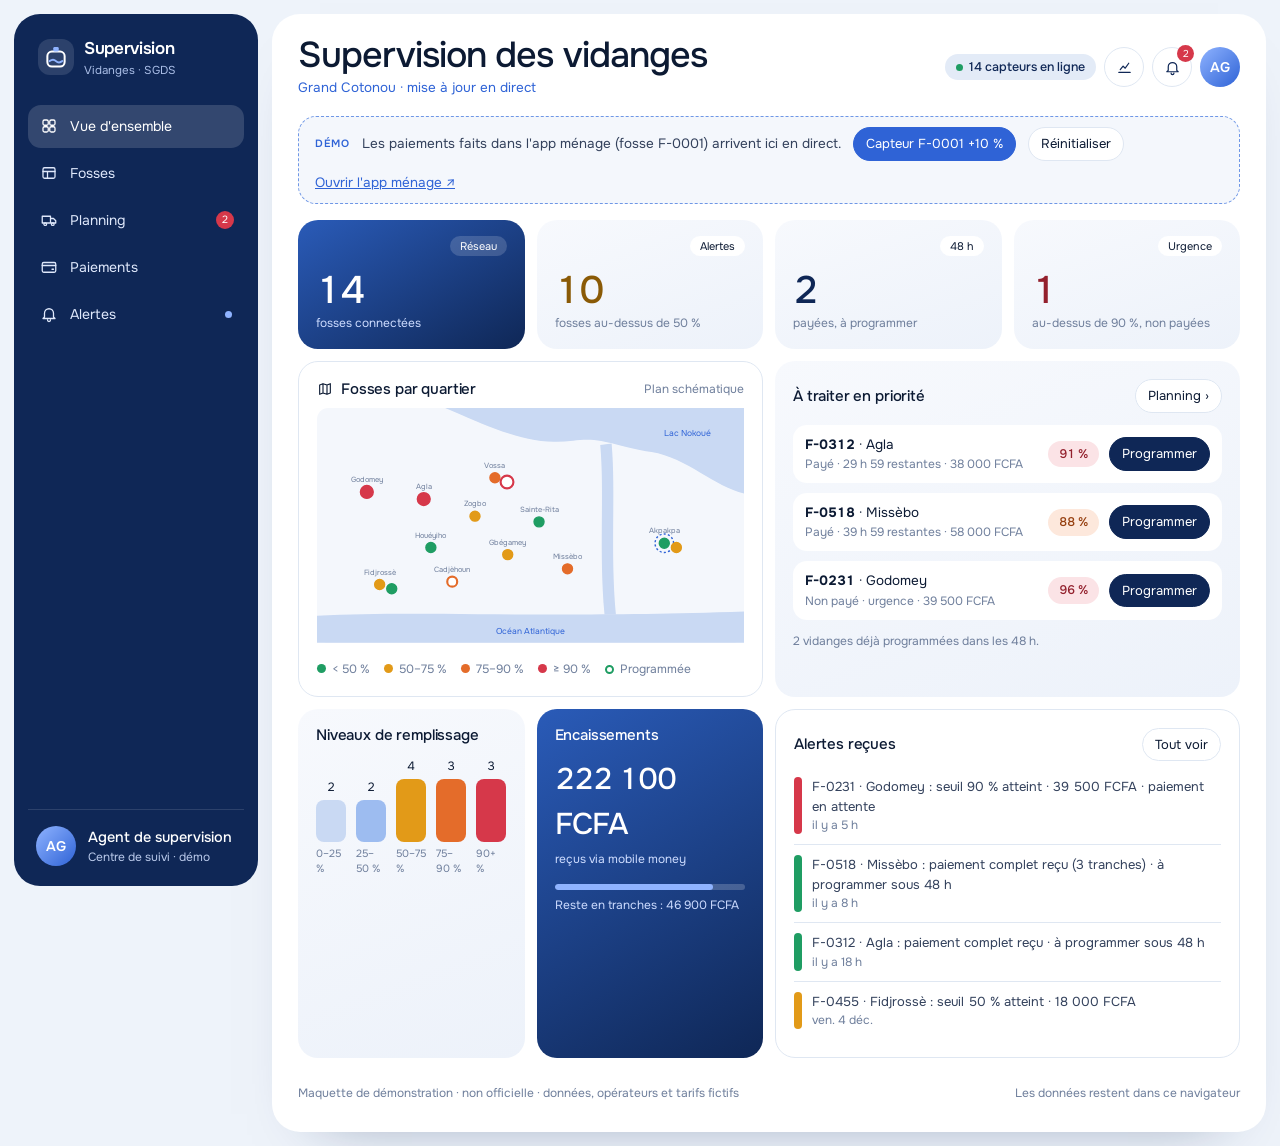
<file: projects/fosso/sgds.html>
<!doctype html>
<html lang="fr">
<head>
<script>/* Old GitHub Pages address: send visitors to the main site on Render. Does nothing on Render itself. */
if (/\.github\.io$/.test(location.hostname)) location.replace('https://portfolio-meryl.onrender.com' + location.pathname.replace(/^\/Portfolio-Meryl-A/, '') + location.search + location.hash);</script>
<meta charset="utf-8">
<meta name="viewport" content="width=device-width, initial-scale=1, viewport-fit=cover">
<title>Supervision des vidanges</title>
<link rel="preconnect" href="https://fonts.googleapis.com">
<link rel="preconnect" href="https://fonts.gstatic.com" crossorigin>
<link rel="stylesheet" href="https://fonts.googleapis.com/css2?family=Onest:wght@300;400;500;600;700&display=swap">
<style>
:root{
  --page:#eef3fa; --card:#ffffff; --card-2:#f4f7fc; --tint:#e3ebf7; --line:#dfe7f2;
  --navy:#0f2756; --navy-2:#1a3a78; --blue:#2f63d6; --blue-2:#6f97e6; --sky:#c9d9f3;
  --ink:#0c1a33; --text:#33415c; --muted:#6f7f9c;
  --ok:#1f9d63; --ok-soft:#e3f5ec; --warn:#e29a18; --warn-soft:#fdf2dc; --warn-ink:#8a5a06;
  --high:#e46c2a; --high-soft:#fde8dc; --high-ink:#963f0f; --crit:#d6384a; --crit-soft:#fbe3e6; --crit-ink:#93202d;
  --font:"Onest",system-ui,-apple-system,"Segoe UI",sans-serif; color-scheme:light;
}
*{box-sizing:border-box}
body{margin:0;background:var(--page);color:var(--text);font-family:var(--font);font-size:15px;line-height:1.5}
h1,h2,h3{font-family:var(--font);color:var(--ink);margin:0;line-height:1.1;letter-spacing:-.025em;text-wrap:balance}
button,input,select{font:inherit;color:inherit}
button{cursor:pointer}
:focus-visible{outline:2px solid var(--blue);outline-offset:2px}
.num{font-variant-numeric:tabular-nums}

/* coque : barre latérale marine + zone blanche */
.app{display:grid;grid-template-columns:244px minmax(0,1fr);gap:14px;padding:14px;min-height:100vh;min-height:100dvh}
.side{position:sticky;top:14px;height:calc(100vh - 28px);height:calc(100dvh - 28px);background:var(--navy);border-radius:26px;color:#fff;padding:22px 14px 16px;display:flex;flex-direction:column;gap:4px;overflow:auto}
.brand{display:flex;align-items:center;gap:10px;padding:0 10px 22px;font-size:17px;font-weight:600;letter-spacing:-.02em;color:#fff}
.brand .bi{width:36px;height:36px;border-radius:12px;background:rgba(255,255,255,.12);display:grid;place-items:center}
.brand small{display:block;font-size:11.5px;font-weight:400;color:#a9bde6;letter-spacing:0}
.mi{display:flex;align-items:center;gap:12px;border:0;background:transparent;color:#dfe8fb;text-align:left;padding:11px 12px;border-radius:13px;font-size:14px;width:100%;position:relative}
.mi:hover{background:rgba(255,255,255,.07)}
.mi[aria-current="page"]{background:rgba(255,255,255,.15);color:#fff}
.mi .dot{position:absolute;right:12px;top:50%;margin-top:-3.5px;width:7px;height:7px;border-radius:50%;background:#8fb3ff}
.mi .cnt{position:absolute;right:10px;top:50%;margin-top:-9px;background:var(--crit);color:#fff;font-size:10.5px;border-radius:999px;min-width:18px;height:18px;display:grid;place-items:center;padding:0 5px}
.side .user{margin-top:auto;display:flex;gap:12px;align-items:center;padding:16px 8px 4px;border-top:1px solid rgba(255,255,255,.12)}
.avatar{width:40px;height:40px;border-radius:50%;background:linear-gradient(135deg,#8fb3ff,#2f63d6);color:#fff;display:grid;place-items:center;font-weight:600;flex:none;font-size:14px}
.side .user b{display:block;font-weight:500;font-size:14.5px}
.side .user small{color:#b9c9ea;font-size:12px;line-height:1.35;display:block}
.main{background:#fff;border-radius:28px;padding:22px 26px 30px;min-width:0;box-shadow:0 30px 60px -48px rgba(15,39,86,.5)}
.topbar{display:flex;justify-content:space-between;align-items:center;gap:14px;flex-wrap:wrap;margin-bottom:18px}
.topbar h1{font-size:clamp(26px,3vw,36px);font-weight:500}
.topbar .sub{color:var(--blue);font-size:13.5px;text-decoration:none;background:none;border:0;padding:0}
.tb-r{display:flex;align-items:center;gap:8px}
.icon-btn{width:40px;height:40px;border-radius:50%;border:1px solid var(--line);background:#fff;display:grid;place-items:center;color:var(--navy);position:relative}
.icon-btn:hover{border-color:var(--blue)}
.icon-btn .cnt{position:absolute;top:-3px;right:-3px;background:var(--crit);color:#fff;font-size:10px;border-radius:999px;min-width:17px;height:17px;display:grid;place-items:center;padding:0 4px}
.foot-note{margin-top:26px;font-size:12px;color:var(--muted);display:flex;justify-content:space-between;gap:10px;flex-wrap:wrap}
@media (max-width:900px){
  .app{grid-template-columns:minmax(0,1fr);padding:10px 10px calc(env(safe-area-inset-bottom,0px) + 96px)}
  .side{position:fixed;z-index:30;left:10px;right:10px;top:auto;bottom:calc(env(safe-area-inset-bottom,0px) + 10px);height:auto;flex-direction:row;justify-content:space-around;padding:7px;border-radius:22px;gap:2px;box-shadow:0 18px 40px -16px rgba(15,39,86,.6);overflow:visible}
  .brand,.side .user{display:none}
  .mi{flex-direction:column;gap:3px;padding:8px 4px;font-size:10.5px;width:auto;flex:1;align-items:center;text-align:center}
  .mi .dot{right:auto;left:calc(50% + 8px);top:6px;margin:0}.mi .cnt{right:auto;left:calc(50% + 6px);top:2px;margin:0}
  .main{padding:18px 14px 24px;border-radius:22px}
}

/* éléments */
.btn{border:1px solid var(--line);background:#fff;border-radius:999px;padding:9px 16px;font-size:14px;color:var(--ink);white-space:nowrap}
.btn:hover{border-color:var(--blue);color:var(--blue)}
.btn.primary{background:var(--navy);border-color:var(--navy);color:#fff}
.btn.primary:hover{background:var(--navy-2);color:#fff}
.btn.blue{background:var(--blue);border-color:var(--blue);color:#fff}
.btn.small{padding:6px 12px;font-size:13px}
.btn.block{width:100%;padding:12px}
.btn[disabled]{opacity:.5;cursor:not-allowed}
.pill-btn{display:inline-flex;align-items:center;gap:12px;background:var(--navy);color:#fff;border:0;border-radius:999px;padding:6px 6px 6px 18px;font-size:14px;text-decoration:none;white-space:nowrap}
.pill-btn .ar{width:30px;height:30px;border-radius:50%;background:#fff;color:var(--navy);display:grid;place-items:center}
.pill-btn:hover{background:var(--navy-2)}
.chip{display:inline-flex;align-items:center;gap:6px;border-radius:999px;padding:4px 11px;font-size:12.5px;font-weight:500;white-space:nowrap}
.t-ok{background:var(--ok-soft);color:var(--ok)}
.t-warn{background:var(--warn-soft);color:var(--warn-ink)}
.t-high{background:var(--high-soft);color:var(--high-ink)}
.t-crit{background:var(--crit-soft);color:var(--crit-ink)}
.t-info{background:var(--tint);color:var(--navy)}
.grid{display:grid;grid-template-columns:repeat(4,minmax(0,1fr));gap:12px}
@media (max-width:1200px){.grid{grid-template-columns:repeat(2,minmax(0,1fr))}}
@media (max-width:620px){.grid{grid-template-columns:minmax(0,1fr)}}
.c{background:linear-gradient(160deg,#f7f9fd 0%,#edf2fa 100%);border-radius:20px;padding:18px;min-width:0;position:relative;overflow:hidden}
.c.white{background:#fff;border:1px solid var(--line)}
.c.navy{background:linear-gradient(150deg,#2a5bb8,#0f2756);color:#dbe6ff}
.c.navy h3{color:#fff}
.c h3{font-size:15px;font-weight:500;letter-spacing:-.01em;color:var(--ink);display:flex;align-items:center;gap:8px}
.c-head{display:flex;justify-content:space-between;align-items:center;gap:10px;flex-wrap:wrap}
.meta{font-size:12px;color:var(--muted)}
.span2{grid-column:span 2}.span3{grid-column:span 3}.row2{grid-row:span 2}.full{grid-column:1/-1}
@media (max-width:1200px){.span3{grid-column:span 2}}
@media (max-width:620px){.span2,.span3{grid-column:auto}.row2{grid-row:auto}}
.pbar{height:6px;border-radius:3px;background:var(--sky);overflow:hidden}
.pbar i{display:block;height:100%;border-radius:3px;background:var(--blue)}
.kv{display:flex;justify-content:space-between;gap:12px;padding:10px 0;border-top:1px solid var(--line);font-size:14px}
.kv:first-child{border-top:0}
.kv>span:first-child,.kv>label:first-child{color:var(--muted)}
.kv>span:last-child{text-align:right}
.rec{display:flex;gap:8px;align-items:flex-start;font-size:12.5px;color:var(--text);padding:5px 0}
.rec i{width:18px;height:18px;border-radius:50%;background:#fff;border:1px solid var(--line);display:grid;place-items:center;font-style:normal;font-size:10px;color:var(--blue);flex:none}
.stack{display:flex;flex-direction:column;gap:10px}
.two{display:grid;grid-template-columns:minmax(0,1.2fr) minmax(0,.8fr);gap:12px;align-items:start}
@media (max-width:1000px){.two{grid-template-columns:minmax(0,1fr)}}
.field{display:flex;flex-direction:column;gap:6px}
.field label,.lbl{font-size:12px;color:var(--muted);letter-spacing:.02em}
.field input,.field select{border:1px solid var(--line);border-radius:12px;padding:11px 13px;background:#fff}
.err{color:var(--crit-ink);font-size:13px}
.empty{text-align:center;padding:40px 16px;color:var(--muted)}
.toggle{display:flex;align-items:center;justify-content:space-between;gap:10px;padding:9px 0}
.toggle b{font-weight:500;color:var(--ink);font-size:13.5px;display:block}
.toggle small{color:var(--muted);font-size:11.5px}
.sw{width:38px;height:22px;border-radius:999px;background:var(--sky);position:relative;flex:none;border:0;padding:0}
.sw::after{content:"";position:absolute;top:3px;left:3px;width:16px;height:16px;border-radius:50%;background:#fff;transition:left .2s}
.sw.on,.sw[aria-checked="true"]{background:var(--navy)}.sw.on::after,.sw[aria-checked="true"]::after{left:19px}
.appt{background:#fff;border-radius:14px;padding:12px;display:grid;grid-template-columns:40px minmax(0,1fr) auto;gap:10px;align-items:center;margin-top:10px}
.appt b{color:var(--ink);font-weight:600;font-size:13.5px;display:block}
.appt .role{color:var(--blue);font-size:11.5px}
.appt .when{font-size:11.5px;color:var(--muted)}
.conf{background:var(--navy);color:#fff;font-size:11px;border-radius:999px;padding:3px 12px;white-space:nowrap}
.truck{width:40px;height:40px;border-radius:50%;background:var(--tint);color:var(--navy);display:grid;place-items:center}
.notif{background:#fff;border:1px solid var(--line);border-radius:14px;padding:12px 14px;display:grid;grid-template-columns:8px minmax(0,1fr);gap:12px}
.notif .b,.feed-i .b{border-radius:4px}
.notif h3{font-size:14px;font-weight:600}
.notif p{margin:3px 0 0;font-size:13.5px}
.notif time{font-size:11.5px;color:var(--muted);white-space:nowrap}
.feed-i{display:grid;grid-template-columns:8px minmax(0,1fr);gap:10px;padding:10px 0;border-top:1px solid var(--line);font-size:13px}
.feed-i:first-child{border-top:0}
.kpis{display:grid;grid-template-columns:repeat(4,minmax(0,1fr));gap:12px}
@media (max-width:1000px){.kpis{grid-template-columns:repeat(2,minmax(0,1fr))}}
.kpi{background:linear-gradient(160deg,#f7f9fd,#edf2fa);border-radius:20px;padding:16px 18px;display:flex;flex-direction:column;gap:16px;min-width:0}
.kpi .tag{align-self:flex-end;background:#fff;border-radius:999px;padding:2px 10px;font-size:11px;color:var(--ink)}
.kpi .v{font-size:clamp(30px,3vw,40px);font-weight:500;color:var(--navy);letter-spacing:-.04em;line-height:1}
.kpi .v small{font-size:15px;margin-left:3px;font-weight:400}
.kpi.warn .v{color:var(--warn-ink)}.kpi.crit .v{color:var(--crit-ink)}.kpi.ok .v{color:var(--ok)}
.kpi.navy{background:linear-gradient(150deg,#2a5bb8,#0f2756)}.kpi.navy .v{color:#fff}.kpi.navy .meta{color:#cddcff}.kpi.navy .tag{background:rgba(255,255,255,.16);color:#fff}
.fchips{display:flex;gap:6px;flex-wrap:wrap}
.fchip{border:1px solid var(--line);background:#fff;border-radius:999px;padding:6px 13px;font-size:13px;color:var(--ink)}
.fchip[aria-pressed="true"]{background:var(--navy);border-color:var(--navy);color:#fff}
.tbl{overflow-x:auto;background:#fff;border:1px solid var(--line);border-radius:20px}
table{border-collapse:collapse;width:100%;font-size:13.5px}
th{text-align:left;font-weight:500;color:var(--muted);font-size:12px;padding:12px 14px;border-bottom:1px solid var(--line);white-space:nowrap}
td{padding:12px 14px;border-bottom:1px solid var(--line);vertical-align:middle}
tr:last-child td{border-bottom:0}
tr.hl td{background:#f2f6fe}
.lvl{display:flex;align-items:center;gap:8px;min-width:120px}
.lvl .tr{flex:1;height:6px;border-radius:3px;background:var(--tint);overflow:hidden}
.lvl .fl{height:100%;border-radius:3px}
.overlay{position:fixed;inset:0;background:rgba(12,26,51,.45);display:grid;place-items:center;padding:16px;z-index:40}
.modal{background:#fff;border-radius:26px;width:min(520px,100%);max-height:calc(100% - 32px);overflow:auto;padding:24px;display:flex;flex-direction:column;gap:14px}
.toast{position:fixed;left:50%;bottom:calc(env(safe-area-inset-bottom,0px) + 22px);transform:translateX(-50%);background:var(--navy);color:#fff;padding:11px 18px;border-radius:999px;font-size:14px;z-index:50;max-width:calc(100% - 32px);box-shadow:0 12px 30px -12px rgba(0,0,0,.4)}
@media (max-width:900px){.toast{bottom:calc(env(safe-area-inset-bottom,0px) + 100px)}}
.demo{margin-bottom:16px;background:var(--card-2);border:1px dashed var(--blue-2);border-radius:18px;padding:10px 12px 10px 16px;display:flex;gap:12px;align-items:center;flex-wrap:wrap;font-size:13.5px}
.demo .tag{font-size:10.5px;letter-spacing:.1em;text-transform:uppercase;color:var(--blue);font-weight:600}
.demo input[type=range]{flex:1;min-width:140px;accent-color:var(--blue)}
.demo strong{min-width:46px;color:var(--ink);font-weight:600}
.demo a{color:var(--blue)}
.spinner{width:34px;height:34px;border-radius:50%;border:3px solid var(--sky);border-top-color:var(--navy);animation:spin 1s linear infinite;margin:10px auto}
@keyframes spin{to{transform:rotate(360deg)}}
@media (prefers-reduced-motion:reduce){.spinner{animation-duration:3s}}
.sr{position:absolute;left:-9999px}
.link{border:0;background:none;padding:0;color:var(--ink);text-decoration:underline;text-decoration-color:var(--sky);text-underline-offset:3px}
.link:hover{color:var(--blue)}
.prio{background:#fff;border-radius:14px;padding:10px 12px;display:grid;grid-template-columns:minmax(0,1fr) auto auto;gap:10px;align-items:center;font-size:13.5px;color:var(--ink)}
@media (max-width:520px){.prio{grid-template-columns:minmax(0,1fr) auto}.prio .btn{grid-column:1/-1;justify-self:start}}
.slot{display:grid;grid-template-columns:62px minmax(0,1fr) auto;gap:12px;align-items:center;padding:10px 0;border-top:1px solid var(--line);font-size:13.5px;color:var(--ink)}
@media (max-width:520px){.slot{grid-template-columns:52px minmax(0,1fr)}.slot .btn{grid-column:2;justify-self:start}}
.slot .hr{background:var(--navy);color:#fff;border-radius:12px;padding:6px 8px;text-align:center;font-weight:600;font-size:14px;line-height:1.2}
.slot .hr small{display:block;font-weight:400;font-size:11px;color:#b9c9ea}
.search{display:flex;align-items:center;gap:8px;border:1px solid var(--line);border-radius:999px;padding:6px 14px;background:#fff;color:var(--muted);min-width:220px}
.search input{border:0;outline:0;background:transparent;flex:1;min-width:0;font-size:14px;color:var(--ink)}
.search:focus-within{border-color:var(--blue)}
.trs{display:inline-flex;gap:4px}
.trs i{width:22px;height:8px;border-radius:4px;background:var(--tint)}
.trs i.on{background:var(--navy)}
.pin{cursor:pointer}
.pin:focus-visible{outline:none}.pin:focus-visible circle{stroke:#0f2756;stroke-width:3}
</style></head><body><div class="app" id="app"></div><div id="layer"></div><script>
/* Données et règles partagées par l'app ménage et le dashboard SGDS (même clé de stockage : les deux apps se mettent à jour l'une l'autre). */
const H=3600e3,D=24*H;
const SEUILS=[{p:50,name:'Alerte 1',tone:'warn',title:'Fosse à moitié pleine'},{p:75,name:'Alerte 2',tone:'high',title:'Fosse remplie à 75 %'},{p:90,name:'Alerte 3',tone:'crit',title:'Vidange urgente'},{p:100,name:'Fosse pleine',tone:'crit',title:'Risque de débordement'}];
const OPS=['Opérateur agréé A','Opérateur agréé B','Opérateur agréé C','Opérateur agréé D','Opérateur agréé E','Opérateur agréé F'];
const KEY='suivi-fosses-demo-v1';
const SMS_FROM='ALERTE FOSSE';
const esc=s=>String(s).replace(/[&<>"]/g,c=>({'&':'&amp;','<':'&lt;','>':'&gt;','"':'&quot;'}[c]));
const nf=n=>Math.round(n).toLocaleString('fr-FR').replace(/[  ]/g,' ');
const fcfa=n=>nf(n)+' FCFA';
const m3=v=>v.toFixed(1).replace('.',',')+' m³';
const tone=l=>l>=90?'crit':l>=75?'high':l>=50?'warn':'ok';
const TC={ok:'#1f9d63',warn:'#e29a18',high:'#e46c2a',crit:'#d6384a'};
const montant=(f,l)=>Math.round((5000+6000*f.volume*(l??f.level)/100)/500)*500;
const dayLbl=t=>new Date(t).toLocaleDateString('fr-FR',{weekday:'short',day:'numeric',month:'short'});
const hm=t=>{const d=new Date(t);return d.getHours()+' h'+(d.getMinutes()?String(d.getMinutes()).padStart(2,'0'):'')};
const ago=t=>{const m=Math.round((Date.now()-t)/60000);if(m<1)return "à l'instant";if(m<60)return 'il y a '+m+' min';const h=Math.round(m/60);return h<24?'il y a '+h+' h':dayLbl(t)};
const left=t=>{const ms=t-Date.now();if(ms<=0)return 'délai dépassé';return Math.floor(ms/H)+' h '+String(Math.floor(ms%H/60000)).padStart(2,'0')+' restantes'};
const slotAt=(d,h)=>{const x=new Date();x.setDate(x.getDate()+d);x.setHours(h,0,0,0);return x.getTime()};
const slotLabel=t=>dayLbl(t)+' · '+hm(t)+' à '+hm(t+2*H);
function slots(){const o=[],n=Date.now();for(let d=0;d<3;d++)for(const h of[8,10,14,16]){const t=slotAt(d,h);if(t>n+H&&t<=n+48*H)o.push(t)}return o}

function seed(){
  const now=Date.now(),mk=o=>Object.assign({sent:{},pay:null,req:null,history:[],battery:80,mine:false},o);
  const payFull=(f,mode,op,ago_)=>{const m=montant(f),base=Math.floor(m/mode/100)*100;f.pay={mode,operator:op,montant:m,tranches:Array.from({length:mode},(_,i)=>({montant:i===mode-1?m-base*(mode-1):base,paid:now-ago_+i*H}))}};
  const payPart=(f,mode,op,nPaid,ago_)=>{payFull(f,mode,op,ago_);f.pay.tranches.forEach((t,i)=>{if(i>=nPaid)t.paid=null})};
  const sentTo=l=>{const s={};SEUILS.forEach(x=>{if(l>=x.p)s[x.p]=1});return s};
  const hist=[];for(let i=30;i>=0;i--)hist.push({t:now-i*D,l:Math.round(12+(46-12)*(30-i)/30+(i%4===0?1:0))});
  const F=[
    mk({id:'F-0001',nom:'Famille Houngbo',quartier:'Akpakpa',volume:6,level:46,mine:true,battery:86,hist,history:[{date:now-690*D,vol:5.6,montant:38500,op:'Opérateur agréé C'}]}),
    mk({id:'F-0127',nom:'Cour Adjovi',quartier:'Vossa',volume:8,level:78}),
    mk({id:'F-0312',nom:'Résidence Tossou',quartier:'Agla',volume:6,level:91}),
    mk({id:'F-0455',nom:'Maison Dossou',quartier:'Fidjrossè',volume:4,level:55}),
    mk({id:'F-0231',nom:'Cour Agbo',quartier:'Godomey',volume:6,level:96}),
    mk({id:'F-0198',nom:'Maison Kpadé',quartier:'Cadjèhoun',volume:10,level:83}),
    mk({id:'F-0089',nom:'Maison Sossa',quartier:'Fidjrossè',volume:6,level:18}),
    mk({id:'F-0340',nom:'Cour Ahouandjinou',quartier:'Gbégamey',volume:8,level:67}),
    mk({id:'F-0402',nom:'Maison Zinsou',quartier:'Sainte-Rita',volume:6,level:34}),
    mk({id:'F-0518',nom:'Cour Hounkpè',quartier:'Missèbo',volume:10,level:88}),
    mk({id:'F-0263',nom:'Maison Ahyi',quartier:'Zogbo',volume:4,level:72}),
    mk({id:'F-0610',nom:'Résidence Codjia',quartier:'Houéyiho',volume:6,level:12}),
    mk({id:'F-0377',nom:'Cour Lokossou',quartier:'Akpakpa',volume:8,level:61}),
    mk({id:'F-0144',nom:'Maison Gbaguidi',quartier:'Vossa',volume:6,level:93})];
  F.forEach(f=>{f.sent=sentTo(f.level);f.battery=f.battery||60+((f.id.charCodeAt(4)*7)%38)});
  const g=id=>F.find(f=>f.id===id);
  payPart(g('F-0127'),3,'MTN MoMo',1,6*D);
  payFull(g('F-0312'),1,'Moov Money',18*H);g('F-0312').req={status:'a_programmer',createdAt:now-18*H,deadline:now+30*H};
  payFull(g('F-0198'),2,'MTN MoMo',2*D);
  payPart(g('F-0340'),2,'Moov Money',1,3*D);
  payFull(g('F-0518'),3,'MTN MoMo',8*H);g('F-0518').req={status:'a_programmer',createdAt:now-8*H,deadline:now+40*H};
  payFull(g('F-0144'),1,'MTN MoMo',30*H);
  const sl=slots(),s1=sl[1]||slotAt(1,10),s2=sl[0]||slotAt(1,8);
  g('F-0198').req={status:'programmee',createdAt:now-2*D,deadline:now+20*H,slot:{start:s1,label:slotLabel(s1)},vidangeur:'Opérateur agréé B'};
  g('F-0144').req={status:'programmee',createdAt:now-30*H,deadline:now+18*H,slot:{start:s2,label:slotLabel(s2)},vidangeur:'Opérateur agréé D'};
  return {mTab:'dash',gTab:'over',filter:'tous',q:'',seen:1,demo:true,channels:{app:true,sms:true},fosses:F,nid:3,
    notifs:[{id:1,ch:'app',tone:'ok',title:'Capteur connecté',body:'Le capteur de votre fosse envoie ses mesures. Vous serez alerté à partir de 50 % de remplissage.',t:now-3*D},{id:2,ch:'sms',tone:'ok',title:'',body:'Votre capteur est actif. Alertes par SMS à 50, 75, 90 et 100 % de remplissage.',t:now-3*D}],
    done:[{t:now-1*D,id:'F-0071',quartier:'Gbégamey',vol:5.2,op:'Opérateur agréé A'},{t:now-1*D-3*H,id:'F-0520',quartier:'Agla',vol:7.4,op:'Opérateur agréé C'},{t:now-2*D,id:'F-0033',quartier:'Akpakpa',vol:4.8,op:'Opérateur agréé E'},{t:now-3*D,id:'F-0291',quartier:'Zogbo',vol:3.6,op:'Opérateur agréé B'}],
    feed:[{tone:'crit',text:'F-0231 · Godomey : seuil 90 % atteint · '+fcfa(montant(g('F-0231')))+' · paiement en attente',t:now-5*H},
      {tone:'ok',text:'F-0518 · Missèbo : paiement complet reçu (3 tranches) · à programmer sous 48 h',t:now-8*H},
      {tone:'ok',text:'F-0312 · Agla : paiement complet reçu · à programmer sous 48 h',t:now-18*H},
      {tone:'warn',text:'F-0455 · Fidjrossè : seuil 50 % atteint · '+fcfa(montant(g('F-0455'))),t:now-26*H},
      {tone:'ok',text:'F-0144 · Vossa : vidange programmée '+slotLabel(s2)+' · Opérateur agréé D',t:now-28*H},
      {tone:'warn',text:'F-0340 · Gbégamey : tranche 1/2 reçue',t:now-3*D},
      {tone:'ok',text:'F-0198 · Cadjèhoun : vidange programmée '+slotLabel(s1)+' · Opérateur agréé B',t:now-2*D}]};
}
let S;
function load(){try{const r=localStorage.getItem(KEY);S=r?JSON.parse(r):null}catch(e){S=null}if(!S||!S.fosses)S=seed()}
load();
const save=()=>{try{localStorage.setItem(KEY,JSON.stringify(S))}catch(e){}};
const mine=()=>S.fosses.find(f=>f.mine);
const paidCount=f=>f.pay?f.pay.tranches.filter(x=>x.paid).length:0;
const paidSum=f=>f.pay?f.pay.tranches.filter(x=>x.paid).reduce((a,x)=>a+x.montant,0):0;
const fullyPaid=f=>!!f.pay&&paidCount(f)===f.pay.tranches.length;
const notify=(ch,tone,title,body)=>{if(S.channels&&S.channels[ch]===false)return;S.notifs.unshift({id:S.nid++,ch,tone,title,body,t:Date.now()})};
const feed=(tone,text)=>S.feed.unshift({tone,text,t:Date.now()});
function toast(m){document.querySelectorAll('.toast').forEach(x=>x.remove());const l=document.createElement('div');l.className='toast';l.setAttribute('role','status');l.textContent=m;document.body.appendChild(l);setTimeout(()=>l.remove(),2800)}

function alertBody(f,s){const m=f.pay?f.pay.montant:montant(f);
  if(f.req&&f.req.status==='programmee')return 'Votre vidange est programmée : '+f.req.slot.label+'. Merci de dégager l’accès à la fosse.';
  if(f.req)return 'Votre paiement est validé. La SGDS programme votre vidange avant le '+dayLbl(f.req.deadline)+' à '+hm(f.req.deadline)+'.';
  if(s.p===50)return 'Votre fosse est remplie à 50 %. Montant de la vidange : '+fcfa(m)+'. Vous pouvez payer en 1 fois ou par tranches.';
  if(s.p===75)return 'Votre fosse est remplie à 75 %. Pensez à régler votre vidange ('+fcfa(m)+'). Le paiement par tranches reste possible.';
  if(s.p===90)return 'Votre fosse est remplie à 90 %. La SGDS est prévenue et traite votre demande en priorité.';
  return 'Votre fosse est pleine. Limitez les rejets d’eau : un vidangeur doit passer au plus vite.'}
function smsBody(f,s){const m=f.pay?f.pay.montant:montant(f);
  if(s.p===50)return 'Fosse remplie à 50 %. Vidange : '+fcfa(m)+'. Payez en 1 fois ou par tranches dans l’application.';
  if(s.p===75)return 'Fosse remplie à 75 %. Réglez votre vidange ('+fcfa(m)+') pour un passage sous 48 h.';
  if(s.p===90)return 'URGENT : fosse remplie à 90 %. La SGDS traite votre demande en priorité.';
  return 'Fosse pleine, risque de débordement. Un vidangeur doit passer au plus vite.'}
function setLevel(v){const f=mine();f.level=v;(f.hist=f.hist||[]).push({t:Date.now(),l:v});if(f.hist.length>60)f.hist.shift();let msg='';
  for(const s of SEUILS){
    if(v>=s.p&&!f.sent[s.p]){f.sent[s.p]=1;notify('app',s.tone,s.name+' · '+s.title,alertBody(f,s));notify('sms',s.tone,'',smsBody(f,s));
      feed(s.tone,f.id+' · '+f.quartier+' : seuil '+s.p+' % atteint · '+fcfa(f.pay?f.pay.montant:montant(f))+(fullyPaid(f)?' · payé':' · paiement en attente'));msg=s.name+' envoyée au ménage et à la SGDS'}
    if(v<s.p-5&&f.sent[s.p])delete f.sent[s.p]}
  save();return msg}
function payTranche(f,mode,operator,phone){
  if(!f.pay){const m=montant(f),n=mode,base=Math.floor(m/n/100)*100;f.pay={mode:n,operator,phone,montant:m,tranches:Array.from({length:n},(_,i)=>({montant:i===n-1?m-base*(n-1):base,paid:null}))}}
  const tr=f.pay.tranches.find(x=>!x.paid);tr.paid=Date.now();const k=paidCount(f),n=f.pay.tranches.length;
  if(fullyPaid(f)){if(!f.req)f.req={status:'a_programmer',createdAt:Date.now(),deadline:Date.now()+48*H};
    notify('app','ok','Paiement validé',(n>1?'Dernière tranche reçue ('+fcfa(tr.montant)+'). ':'Paiement de '+fcfa(f.pay.montant)+' reçu. ')+'La SGDS programme votre vidange dans les 48 h.');
    notify('sms','ok','','Paiement de '+fcfa(f.pay.montant)+' validé. La SGDS programme votre vidange sous 48 h. Vous recevrez la date et l’heure par SMS.');
    feed('ok',f.id+' · '+f.quartier+' : paiement complet reçu ('+fcfa(f.pay.montant)+') · à programmer avant '+dayLbl(f.req.deadline)+' '+hm(f.req.deadline))}
  else{const reste=f.pay.tranches.filter(x=>!x.paid).reduce((a,x)=>a+x.montant,0);notify('app','ok','Tranche '+k+'/'+n+' reçue',fcfa(tr.montant)+' payés. Reste à payer : '+fcfa(reste)+'.');notify('sms','ok','','Tranche '+k+'/'+n+' de '+fcfa(tr.montant)+' reçue. Reste : '+fcfa(reste)+'.');feed('warn',f.id+' · '+f.quartier+' : tranche '+k+'/'+n+' reçue ('+fcfa(tr.montant)+')')}
  save()}
function program(f,op,start){if(!f.req)f.req={status:'a_programmer',createdAt:Date.now(),deadline:Date.now()+48*H};
  f.req.status='programmee';f.req.slot={start,label:slotLabel(start)};f.req.vidangeur=op;feed('ok',f.id+' · '+f.quartier+' : vidange programmée '+slotLabel(start)+' · '+op);
  if(f.mine){notify('app','ok','Vidange programmée','Le camion passera '+slotLabel(start)+'. Vidangeur : '+op+'. Merci de dégager l’accès à la fosse.');notify('sms','ok','','Vidange programmée '+slotLabel(start)+'. '+op+'. Merci d’ouvrir l’accès à la fosse.')}save()}
function done(f){const vol=f.volume*f.level/100;f.history.unshift({date:Date.now(),vol,montant:f.pay?f.pay.montant:montant(f),op:f.req&&f.req.vidangeur||'Opérateur agréé'});
  S.done.unshift({t:Date.now(),id:f.id,quartier:f.quartier,vol,op:f.req&&f.req.vidangeur||'Opérateur agréé'});
  feed('ok',f.id+' · '+f.quartier+' : vidange effectuée, '+m3(vol)+' déposés à la station de traitement');
  if(f.mine){notify('app','ok','Vidange effectuée','Vos boues ('+m3(vol)+') ont été déposées à la station de traitement. Le capteur repart à 0 %.');notify('sms','ok','','Vidange effectuée. Boues déposées à la station de traitement. Merci !');(f.hist=f.hist||[]).push({t:Date.now(),l:0})}
  f.level=f.mine?0:3;f.sent={};f.pay=null;f.req=null;save()}
function remind(f){feed('warn',f.id+' · '+f.quartier+' : relance de paiement envoyée');if(f.mine)notify('sms','warn','','Rappel : votre vidange ('+fcfa(montant(f))+') n’est pas encore réglée. Paiement en 1 fois ou par tranches dans l’application.');save()}
function statusOf(f){if(f.req&&f.req.status==='programmee')return{k:'programmee',label:'Programmée',tone:'ok'};if(f.req)return{k:'a_programmer',label:'À programmer',tone:'warn'};if(f.level>=90)return{k:'urgence',label:'Urgence',tone:'crit'};if(f.level>=50)return{k:'alerte',label:'Alerte envoyée',tone:tone(f.level)};return{k:'normal',label:'Normal',tone:'ok'}}
const payLabel=f=>!f.pay?(f.level>=50?'En attente':'Non requis'):fullyPaid(f)?'Payé'+(f.pay.mode>1?' ('+f.pay.mode+' tranches)':''):'Tranche '+paidCount(f)+'/'+f.pay.tranches.length;

const P={dash:'<rect x="4" y="4" width="7" height="7" rx="2"/><rect x="13" y="4" width="7" height="7" rx="2"/><rect x="4" y="13" width="7" height="7" rx="2"/><rect x="13" y="13" width="7" height="7" rx="2"/>',
 pay:'<rect x="3" y="6" width="18" height="13" rx="2"/><path d="M3 10h18M16 15h2"/>',rdv:'<rect x="4" y="5" width="16" height="15" rx="2"/><path d="M4 9h16M9 3v4M15 3v4"/>',
 alerts:'<path d="M6 16V11a6 6 0 0112 0v5l2 2H4zM10 20a2 2 0 004 0"/>',fosse:'<rect x="5" y="8" width="14" height="12" rx="3"/><path d="M5 15c2.3-1.6 4.7-1.6 7 0s4.7 1.6 7 0M10 4h4v4h-4z"/>',
 chart:'<path d="M4 19h16M6 15l4-5 3 3 5-7"/>',truck:'<path d="M3 7h11v9H3zM14 10h4l3 3v3h-7"/><circle cx="7" cy="17.5" r="1.8"/><circle cx="17" cy="17.5" r="1.8"/>',
 table:'<rect x="4" y="5" width="16" height="14" rx="2"/><path d="M4 10h16M10 10v9"/>',map:'<path d="M9 4l-5 2v14l5-2 6 2 5-2V4l-5 2-6-2zM9 4v14M15 6v14"/>',
 search:'<circle cx="11" cy="11" r="6"/><path d="M20 20l-4.5-4.5"/>',reset:'<path d="M4 12a8 8 0 108-8H8M8 1v6h6" transform="translate(0 2) scale(.9)"/>',
 ext:'<path d="M7 17L17 7M9 7h8v8"/>'};
const ico=(k,s=18)=>`<svg width="${s}" height="${s}" viewBox="0 0 24 24" fill="none" stroke="currentColor" stroke-width="1.7" stroke-linecap="round" stroke-linejoin="round" aria-hidden="true">${P[k]}</svg>`;
const LOGO='<svg width="20" height="22" viewBox="0 0 22 24" aria-hidden="true"><rect x="1.5" y="6" width="19" height="16.5" rx="5" fill="none" stroke="#fff" stroke-width="2.2"/><path d="M4 16.5c2.5-2 5-2 7 0s4.5 2 7 0" fill="none" stroke="#8fb3ff" stroke-width="2.2" stroke-linecap="round"/><rect x="8" y="1" width="6" height="5" rx="1.5" fill="#8fb3ff"/></svg>';
/* Dashboard SGDS */
const ui={modal:null};
const QX={'Godomey':[70,118],'Agla':[150,128],'Vossa':[250,98],'Zogbo':[222,152],'Houéyiho':[160,196],'Fidjrossè':[88,248],'Cadjèhoun':[190,244],'Gbégamey':[268,206],'Sainte-Rita':[312,160],'Missèbo':[352,226],'Akpakpa':[488,190]};
const canProg=f=>{const k=statusOf(f).k;return k==='a_programmer'||(f.level>=90&&k!=='programmee')};
function actBtn(f){const k=statusOf(f).k;
  if(k==='programmee')return `<button class="btn small" data-act="done" data-id="${f.id}">Marquer vidangée</button>`;
  if(canProg(f))return `<button class="btn small primary" data-act="prog" data-id="${f.id}">Programmer</button>`;
  if(f.level>=50&&!fullyPaid(f))return `<button class="btn small" data-act="remind" data-id="${f.id}">Relancer</button>`;
  return '<span class="meta">—</span>'}
const lvlBar=f=>`<div class="lvl"><div class="tr"><div class="fl" style="width:${f.level}%;background:${TC[tone(f.level)]}"></div></div><span class="num">${f.level} %</span></div>`;
const idCell=f=>`<button class="link" data-act="fiche" data-id="${f.id}"><b class="num">${f.id}</b></button><br><span class="meta">${esc(f.nom)}${f.mine?' · app ménage':''}</span>`;

function mapArt(){
  let dots='';const used={};
  S.fosses.forEach(f=>{const q=QX[f.quartier]||[300,170],n=used[f.quartier]=(used[f.quartier]||0)+1,x=q[0]+(n-1)*17,y=q[1]+(n-1)*6,t=tone(f.level),pr=statusOf(f).k==='programmee';
    dots+=`<g class="pin" data-act="fiche" data-id="${f.id}" tabindex="0" role="button" aria-label="${f.id}, ${esc(f.quartier)}, ${f.level} %">${f.mine?`<circle cx="${x}" cy="${y}" r="13" fill="none" stroke="#2f63d6" stroke-width="2" stroke-dasharray="3 3"/>`:''}<circle cx="${x}" cy="${y}" r="${f.level>=90?9:7}" fill="${pr?'#fff':TC[t]}" stroke="${TC[t]}" stroke-width="${pr?3:2}"/><title>${f.id} · ${esc(f.quartier)} · ${f.level} % · ${statusOf(f).label}</title></g>`});
  const labels=Object.entries(QX).map(([k,[x,y]])=>`<text x="${x}" y="${y-14}" font-size="10.5" fill="#6f7f9c" text-anchor="middle" font-family="Onest">${k}</text>`).join('');
  return `<svg viewBox="0 0 600 330" width="100%" role="group" aria-label="Plan schématique des fosses connectées par quartier">
    <rect width="600" height="330" rx="16" fill="#f4f7fc"/>
    <path d="M180 0H600V120C560 112 520 70 470 62C420 54 400 40 360 46C300 54 250 30 180 0Z" fill="#c9d9f3"/>
    <text x="520" y="40" font-size="12" fill="#2f63d6" font-family="Onest" text-anchor="middle">Lac Nokoué</text>
    <path d="M398 52C404 120 396 200 404 290L420 290C412 200 420 120 414 50Z" fill="#c9d9f3"/>
    <path d="M0 292C150 284 300 296 600 286V330H0Z" fill="#c9d9f3"/><text x="300" y="318" font-size="12" fill="#2f63d6" font-family="Onest" text-anchor="middle">Océan Atlantique</text>
    ${labels}${dots}</svg>`}
function levelHist(){const b=[[0,25],[25,50],[50,75],[75,90],[90,101]],n=b.map(([a,z])=>S.fosses.filter(f=>f.level>=a&&f.level<z).length),mx=Math.max(1,...n),lab=['0–25','25–50','50–75','75–90','90+'],col=['#c9d9f3','#9dbcf0','#e29a18','#e46c2a','#d6384a'];
  return `<div style="display:flex;align-items:flex-end;gap:10px;height:120px;margin-top:14px">${n.map((v,i)=>`<div style="flex:1;display:flex;flex-direction:column;align-items:center;gap:4px;height:100%;justify-content:flex-end"><span class="num" style="font-size:12px;color:var(--ink)">${v}</span><div style="width:100%;border-radius:8px;background:${col[i]};height:${Math.max(4,v/mx*84)}px"></div><span class="meta" style="font-size:10.5px">${lab[i]} %</span></div>`).join('')}</div>`}
const money=()=>{let enc=0,reste=0;S.fosses.forEach(f=>{if(f.pay){enc+=paidSum(f);reste+=f.pay.montant-paidSum(f)}});return{enc,reste}};

function vOver(){const F=S.fosses,aP=F.filter(f=>statusOf(f).k==='a_programmer'),urg=F.filter(f=>f.level>=90&&statusOf(f).k!=='programmee'&&!f.req),act=F.filter(f=>f.level>=50),pg=F.filter(f=>statusOf(f).k==='programmee'),{enc,reste}=money();
  const prio=[...F.filter(f=>f.req&&f.req.status==='a_programmer').sort((a,b)=>a.req.deadline-b.req.deadline),...urg.sort((a,b)=>b.level-a.level)];
  return `<div class="kpis"><div class="kpi navy"><span class="tag">Réseau</span><div><div class="v num">${F.length}</div><span class="meta">fosses connectées</span></div></div><div class="kpi warn"><span class="tag">Alertes</span><div><div class="v num">${act.length}</div><span class="meta">fosses au-dessus de 50 %</span></div></div><div class="kpi"><span class="tag">48 h</span><div><div class="v num">${aP.length}</div><span class="meta">payées, à programmer</span></div></div><div class="kpi crit"><span class="tag">Urgence</span><div><div class="v num">${urg.length}</div><span class="meta">au-dessus de 90 %, non payées</span></div></div></div>
  <div class="grid" style="margin-top:12px">
    <div class="c white span2 row2"><div class="c-head"><h3>${ico('map',16)} Fosses par quartier</h3><span class="meta">Plan schématique</span></div><div style="margin-top:10px">${mapArt()}</div>
      <div style="display:flex;gap:14px;flex-wrap:wrap;margin-top:10px" class="meta">${[['ok','< 50 %'],['warn','50–75 %'],['high','75–90 %'],['crit','≥ 90 %']].map(([t,l])=>`<span><span style="display:inline-block;width:9px;height:9px;border-radius:50%;background:${TC[t]};margin-right:6px"></span>${l}</span>`).join('')}<span><span style="display:inline-block;width:9px;height:9px;border-radius:50%;border:2.5px solid var(--ok);margin-right:6px;vertical-align:-1px"></span>Programmée</span></div></div>
    <div class="c span2 row2"><div class="c-head"><h3>À traiter en priorité</h3><button class="btn small" data-gtab="planning">Planning ›</button></div>
      <div class="stack" style="margin-top:12px">${prio.slice(0,5).map(f=>`<div class="prio"><div><b class="num">${f.id}</b> · ${esc(f.quartier)}<div class="meta">${f.req?'Payé · '+left(f.req.deadline):'Non payé · urgence'} · ${fcfa(f.pay?f.pay.montant:montant(f))}</div></div><span class="chip t-${tone(f.level)} num">${f.level} %</span>${actBtn(f)}</div>`).join('')||'<p class="meta">Rien à programmer pour le moment.</p>'}</div>
      <div class="meta" style="margin-top:12px">${pg.length} vidange${pg.length>1?'s':''} déjà programmée${pg.length>1?'s':''} dans les 48 h.</div></div>
    <div class="c"><h3>Niveaux de remplissage</h3>${levelHist()}</div>
    <div class="c navy"><h3>Encaissements</h3><div class="num" style="font-size:30px;color:#fff;font-weight:500;letter-spacing:-.03em;margin-top:14px">${fcfa(enc)}</div><span style="font-size:12px;color:#cddcff">reçus via mobile money</span><div class="pbar" style="margin-top:14px;background:rgba(255,255,255,.2)"><i style="width:${enc+reste?Math.round(100*enc/(enc+reste)):0}%;background:#8fb3ff"></i></div><div style="font-size:12px;color:#cddcff;margin-top:6px">Reste en tranches : ${fcfa(reste)}</div></div>
    <div class="c white span2"><div class="c-head"><h3>Alertes reçues</h3><button class="btn small" data-gtab="alertes">Tout voir</button></div><div style="margin-top:6px">${S.feed.slice(0,4).map(feedRow).join('')}</div></div>
  </div>`}
const feedRow=e=>`<div class="feed-i"><span class="b" style="background:${TC[e.tone]}"></span><div>${esc(e.text)}<div class="meta">${ago(e.t)}</div></div></div>`;

function vFosses(){const fl=[['tous','Toutes'],['a_programmer','À programmer'],['urgence','Urgences'],['alerte','Paiement en attente'],['programmee','Programmées']],q=(S.q||'').toLowerCase();
  const rows=S.fosses.filter(f=>{const k=statusOf(f).k;if(q&&!(f.id+' '+f.nom+' '+f.quartier).toLowerCase().includes(q))return false;if(S.filter==='tous')return true;if(S.filter==='urgence')return f.level>=90&&k!=='programmee';if(S.filter==='alerte')return f.level>=50&&!fullyPaid(f);return k===S.filter}).sort((a,b)=>b.level-a.level);
  return `<div class="c-head" style="margin-bottom:12px"><div class="fchips" role="group" aria-label="Filtrer">${fl.map(([k,l])=>`<button class="fchip" type="button" data-filter="${k}" aria-pressed="${S.filter===k}">${l}</button>`).join('')}</div>
    <label class="search">${ico('search',16)}<span class="sr">Rechercher</span><input id="q" type="search" placeholder="Fosse, nom, quartier" value="${esc(S.q||'')}"></label></div>
  <div class="tbl"><table style="min-width:860px"><thead><tr><th>Fosse</th><th>Quartier</th><th>Niveau</th><th>Montant</th><th>Paiement</th><th>Statut</th><th>Échéance / passage</th><th>Action</th></tr></thead><tbody>${rows.map(f=>{const s=statusOf(f);return `<tr class="${f.mine?'hl':''}"><td>${idCell(f)}</td><td>${esc(f.quartier)}</td><td>${lvlBar(f)}</td><td class="num">${f.level>=50||f.pay?fcfa(f.pay?f.pay.montant:montant(f)):'—'}</td><td>${payLabel(f)}</td><td><span class="chip t-${s.tone}">${s.label}</span></td><td class="num" style="font-size:12.5px">${f.req&&f.req.status==='programmee'?f.req.slot.label:f.req?left(f.req.deadline):f.level>=90?'Prioritaire':'—'}</td><td>${actBtn(f)}</td></tr>`}).join('')||'<tr><td colspan="8"><div class="empty">Aucune fosse ne correspond.</div></td></tr>'}</tbody></table></div>`}

function vPlanning(){const pg=S.fosses.filter(f=>statusOf(f).k==='programmee').sort((a,b)=>a.req.slot.start-b.req.slot.start),aP=S.fosses.filter(f=>statusOf(f).k==='a_programmer').sort((a,b)=>a.req.deadline-b.req.deadline),urg=S.fosses.filter(f=>f.level>=90&&!f.req);
  const days={};pg.forEach(f=>{const k=dayLbl(f.req.slot.start);(days[k]=days[k]||[]).push(f)});
  const load=OPS.map(o=>[o,pg.filter(f=>f.req.vidangeur===o).length]),mx=Math.max(1,...load.map(x=>x[1]));
  return `<div class="two"><div class="stack">
    <div class="c white"><div class="c-head"><h3>${ico('truck',16)} Passages programmés</h3><span class="chip t-ok">${pg.length}</span></div>
      ${Object.entries(days).map(([d,L])=>`<div class="lbl" style="margin:14px 0 6px">${d.charAt(0).toUpperCase()+d.slice(1)}</div>${L.map(f=>`<div class="slot"><div class="hr num">${hm(f.req.slot.start)}<small>${hm(f.req.slot.start+2*H)}</small></div><div><b class="num">${f.id}</b> · ${esc(f.nom)} · ${esc(f.quartier)}<div class="meta">${esc(f.req.vidangeur)} · ${m3(f.volume*f.level/100)} · ${payLabel(f)}</div></div>${actBtn(f)}</div>`).join('')}`).join('')||'<p class="meta" style="margin-top:10px">Aucun passage programmé.</p>'}</div>
    <div class="c"><div class="c-head"><h3>À programmer sous 48 h</h3><span class="chip t-warn">${aP.length+urg.length}</span></div>
      <div class="stack" style="margin-top:12px">${[...aP,...urg].map(f=>`<div class="prio"><div><b class="num">${f.id}</b> · ${esc(f.quartier)}<div class="meta">${f.req?'Payé le '+dayLbl(f.req.createdAt)+' · '+left(f.req.deadline):'Urgence, non payée · solde au passage'}</div></div><span class="chip t-${tone(f.level)} num">${f.level} %</span>${actBtn(f)}</div>`).join('')||'<p class="meta">Toutes les demandes payées sont programmées.</p>'}</div></div></div>
  <div class="stack"><div class="c"><h3>Charge des opérateurs</h3><div style="margin-top:10px">${load.map(([o,n])=>`<div style="padding:7px 0"><div style="display:flex;justify-content:space-between;font-size:13px"><span style="color:var(--ink)">${o}</span><span class="num meta">${n} passage${n>1?'s':''}</span></div><div class="pbar" style="margin-top:5px"><i style="width:${n/mx*100}%"></i></div></div>`).join('')}</div><p class="meta" style="margin:8px 0 0">Noms d'opérateurs fictifs.</p></div>
    <div class="c white"><h3>Vidanges réalisées</h3><div style="margin-top:6px">${S.done.slice(0,6).map(d=>`<div class="kv"><span>${dayLbl(d.t)} · <b class="num" style="color:var(--ink);font-weight:500">${d.id}</b> ${esc(d.quartier)}</span><span class="num">${m3(d.vol)}</span></div>`).join('')}</div><p class="meta" style="margin:8px 0 0">Volume déposé à la station de traitement.</p></div></div></div>`}

function vPay(){const F=S.fosses,P=F.filter(f=>f.pay),wait=F.filter(f=>f.level>=50&&!f.pay),{enc,reste}=money();
  return `<div class="kpis"><div class="kpi navy"><span class="tag">Encaissé</span><div><div class="v num" style="font-size:28px">${fcfa(enc)}</div><span class="meta">via mobile money</span></div></div><div class="kpi warn"><span class="tag">Tranches</span><div><div class="v num" style="font-size:28px">${fcfa(reste)}</div><span class="meta">reste à percevoir</span></div></div><div class="kpi ok"><span class="tag">Complets</span><div><div class="v num">${P.filter(fullyPaid).length}</div><span class="meta">paiements soldés</span></div></div><div class="kpi crit"><span class="tag">Sans paiement</span><div><div class="v num">${wait.length}</div><span class="meta">fosses en alerte non réglées</span></div></div></div>
  <div class="c-head" style="margin:18px 0 10px"><h3 style="font-size:18px;font-weight:500">Paiements en cours</h3></div>
  <div class="tbl"><table style="min-width:760px"><thead><tr><th>Fosse</th><th>Montant</th><th>Formule</th><th>Tranches</th><th>Reçu</th><th>Reste</th><th>Moyen</th><th>Action</th></tr></thead><tbody>${P.map(f=>`<tr class="${f.mine?'hl':''}"><td>${idCell(f)}</td><td class="num">${fcfa(f.pay.montant)}</td><td>${f.pay.mode===1?'En 1 fois':f.pay.mode+' tranches'}</td><td><span class="trs">${f.pay.tranches.map(t=>`<i class="${t.paid?'on':''}" title="${fcfa(t.montant)} · ${t.paid?'payé':'à payer'}"></i>`).join('')}</span></td><td class="num">${fcfa(paidSum(f))}</td><td class="num">${fcfa(f.pay.montant-paidSum(f))}</td><td>${esc(f.pay.operator)}</td><td>${fullyPaid(f)?'<span class="chip t-ok">Soldé</span>':`<button class="btn small" data-act="remind" data-id="${f.id}">Relancer</button>`}</td></tr>`).join('')||'<tr><td colspan="8"><div class="empty">Aucun paiement.</div></td></tr>'}</tbody></table></div>
  <div class="c-head" style="margin:18px 0 10px"><h3 style="font-size:18px;font-weight:500">En alerte, pas encore de paiement</h3></div>
  <div class="tbl"><table style="min-width:620px"><thead><tr><th>Fosse</th><th>Quartier</th><th>Niveau</th><th>Montant dû</th><th>Action</th></tr></thead><tbody>${wait.sort((a,b)=>b.level-a.level).map(f=>`<tr class="${f.mine?'hl':''}"><td>${idCell(f)}</td><td>${esc(f.quartier)}</td><td>${lvlBar(f)}</td><td class="num">${fcfa(montant(f))}</td><td style="display:flex;gap:6px;flex-wrap:wrap"><button class="btn small" data-act="remind" data-id="${f.id}">Relancer</button>${canProg(f)?`<button class="btn small primary" data-act="prog" data-id="${f.id}">Programmer</button>`:''}</td></tr>`).join('')||'<tr><td colspan="5"><div class="empty">Toutes les fosses en alerte ont un paiement en cours.</div></td></tr>'}</tbody></table></div>`}

function vAlerts(){const fl=[['all','Toutes'],['crit','Urgences'],['warn','Seuils et tranches'],['ok','Paiements et passages']],k=S.af||'all';
  const L=S.feed.filter(e=>k==='all'||(k==='warn'?(e.tone==='warn'||e.tone==='high'):e.tone===k));
  if(S.gSeen!==S.feed.length){S.gSeen=S.feed.length;save()}
  return `<div class="fchips" role="group" aria-label="Filtrer les alertes" style="margin-bottom:12px">${fl.map(([v,l])=>`<button class="fchip" type="button" data-af="${v}" aria-pressed="${k===v}">${l}</button>`).join('')}</div>
  <div class="c white">${L.map(feedRow).join('')||'<p class="meta">Aucune alerte dans ce filtre.</p>'}</div>`}

function renderModal(){const Lr=document.getElementById('layer');if(!ui.modal){Lr.innerHTML='';return}const m=ui.modal,f=S.fosses.find(x=>x.id===m.id);if(!f){ui.modal=null;Lr.innerHTML='';return}
  let body;
  if(m.kind==='fiche'){const s=statusOf(f);body=`<div><span class="lbl">Fiche fosse</span><h2 id="mt" style="font-size:24px;font-weight:500;margin-top:6px">${f.id} · ${esc(f.nom)}</h2><p class="meta" style="font-size:13.5px;margin:6px 0 0">${esc(f.quartier)}, Cotonou · ${m3(f.volume)}</p></div>
    <div style="display:flex;gap:10px;align-items:center;flex-wrap:wrap"><span class="chip t-${s.tone}">${s.label}</span><div style="flex:1;min-width:160px">${lvlBar(f)}</div></div>
    <div><div class="kv"><span>Volume à vider</span><span class="num">${m3(f.volume*f.level/100)}</span></div><div class="kv"><span>Montant</span><span class="num">${f.level>=50||f.pay?fcfa(f.pay?f.pay.montant:montant(f)):'—'}</span></div><div class="kv"><span>Paiement</span><span>${payLabel(f)}${f.pay?' · '+esc(f.pay.operator):''}</span></div><div class="kv"><span>Alertes envoyées</span><span>${SEUILS.filter(x=>f.sent[x.p]).map(x=>x.p+' %').join(', ')||'aucune'}</span></div><div class="kv"><span>Passage</span><span>${f.req&&f.req.status==='programmee'?f.req.slot.label+' · '+esc(f.req.vidangeur):f.req?'À programmer · '+left(f.req.deadline):'—'}</span></div><div class="kv"><span>Capteur</span><span class="num">Batterie ${f.battery} % · GSM</span></div></div>
    <div style="display:flex;gap:10px;flex-wrap:wrap"><button class="btn" data-act="close">Fermer</button><span style="flex:1"></span>${actBtn(f)}</div>`}
  else body=`<div><span class="lbl">Programmer la vidange · ${f.id}</span><h2 id="mt" style="font-size:24px;font-weight:500;margin-top:6px">${esc(f.nom)} · ${esc(f.quartier)}</h2><p class="meta" style="font-size:13.5px;margin:6px 0 0">Niveau ${f.level} % · ${m3(f.volume*f.level/100)} · ${payLabel(f)}${!fullyPaid(f)?' · urgence, solde à régler au passage':''}</p></div>
  <div class="field"><label for="m-op">Vidangeur agréé</label><select id="m-op"><option value="">Choisir un opérateur</option>${OPS.map(o=>`<option ${m.op===o?'selected':''}>${o}</option>`).join('')}</select></div>
  <div class="field"><label for="m-slot">Créneau (dans les 48 h)</label><select id="m-slot"><option value="">Choisir un créneau</option>${slots().map(t=>`<option value="${t}" ${String(m.slot)===String(t)?'selected':''}>${slotLabel(t)}</option>`).join('')}</select></div>
  ${m.error?`<span class="err">${esc(m.error)}</span>`:''}<p class="meta" style="font-size:13px;margin:0">Le ménage reçoit la date et l'heure par notification et par SMS.</p>
  <div style="display:flex;gap:10px;flex-wrap:wrap"><button class="btn" data-act="close">Annuler</button><button class="btn primary" style="flex:1" data-act="prog-ok">Programmer et prévenir le ménage</button></div>`;
  Lr.innerHTML=`<div class="overlay" data-act="close-bg"><div class="modal" role="dialog" aria-modal="true" aria-labelledby="mt">${body}</div></div>`;
  (document.getElementById('m-op')||Lr.querySelector('.modal button')).focus()}

const TABS=[['over','Vue d\'ensemble','dash'],['fosses','Fosses','table'],['planning','Planning','truck'],['paiements','Paiements','pay'],['alertes','Alertes','alerts']];
const TITLES={over:'Supervision des vidanges',fosses:'Fosses connectées',planning:'Planning des passages',paiements:'Paiements',alertes:'Alertes reçues'};
const SUBS={over:'Grand Cotonou · mise à jour en direct',fosses:'Niveau, paiement et statut de chaque fosse',planning:'Vidanges à programmer sous 48 h après paiement',paiements:'Paiements en une fois ou par tranches',alertes:'Seuils, paiements et passages'};
function render(){const tab=S.gTab||'over',unread=Math.max(0,S.feed.length-(S.gSeen||0)),aP=S.fosses.filter(f=>statusOf(f).k==='a_programmer').length;
  const side=`<div class="brand"><span class="bi">${LOGO}</span><div>Supervision<small>Vidanges · SGDS</small></div></div>`+TABS.map(([k,l,i])=>`<button class="mi" type="button" data-gtab="${k}" ${tab===k?'aria-current="page"':''}>${ico(i)}<span class="lab">${l}</span>${k==='planning'&&aP?`<span class="cnt">${aP}</span>`:k==='alertes'&&unread&&tab!=='alertes'?'<span class="dot"></span>':''}</button>`).join('')+`<div class="user"><span class="avatar">AG</span><div><b>Agent de supervision</b><small>Centre de suivi · démo</small></div></div>`;
  const board={over:vOver,fosses:vFosses,planning:vPlanning,paiements:vPay,alertes:vAlerts}[tab]();
  const demo=S.demo?`<div class="demo"><span class="tag">Démo</span><span>Les paiements faits dans l'app ménage (fosse F-0001) arrivent ici en direct.</span><button class="btn blue small" type="button" data-act="plus">Capteur F-0001 +10 %</button><button class="btn small" type="button" data-act="reset">Réinitialiser</button><a href="menage.html" target="_blank" rel="noopener">Ouvrir l'app ménage ↗</a></div>`:'';
  document.getElementById('app').innerHTML=`<nav class="side" aria-label="Menu">${side}</nav><main class="main">
    <div class="topbar"><div><h1>${TITLES[tab]}</h1><span class="sub">${SUBS[tab]}</span></div>
      <div class="tb-r"><span class="chip t-info"><span style="width:7px;height:7px;border-radius:50%;background:var(--ok)"></span> ${S.fosses.length} capteurs en ligne</span><button class="icon-btn" type="button" data-act="demo" aria-pressed="${!!S.demo}" aria-label="Afficher le bandeau de démo" title="Démo">${ico('chart',17)}</button><button class="icon-btn" type="button" data-gtab="alertes" aria-label="Alertes${unread?' ('+unread+' nouvelles)':''}">${ico('alerts',17)}${unread&&tab!=='alertes'?`<span class="cnt">${unread}</span>`:''}</button><span class="avatar" aria-hidden="true">AG</span></div></div>
    ${demo}${board}
    <div class="foot-note"><span>Maquette de démonstration · non officielle · données, opérateurs et tarifs fictifs</span><span>Les données restent dans ce navigateur</span></div></main>`;
}
document.addEventListener('click',e=>{
  const el=e.target.closest('[data-gtab],[data-act],[data-filter],[data-af]');if(!el)return;
  if(el.dataset.gtab){S.gTab=el.dataset.gtab;save();render();window.scrollTo(0,0);return}
  if(el.dataset.filter){S.filter=el.dataset.filter;save();render();return}
  if(el.dataset.af){S.af=el.dataset.af;save();render();return}
  const a=el.dataset.act,f=el.dataset.id&&S.fosses.find(x=>x.id===el.dataset.id);
  if(a==='plus'){const f0=mine();const m=setLevel(Math.min(100,f0.level+10));render();toast(m||'F-0001 : niveau '+f0.level+' %');return}
  if(a==='reset'){S=seed();ui.modal=null;save();renderModal();render();toast('Démo réinitialisée');return}
  if(a==='demo'){S.demo=!S.demo;save();render();return}
  if(a==='fiche'&&f){ui.modal={kind:'fiche',id:f.id};renderModal();return}
  if(a==='prog'&&f){ui.modal={kind:'prog',id:f.id,op:'',slot:'',error:''};renderModal();return}
  if(a==='done'&&f){done(f);ui.modal=null;renderModal();render();toast('Vidange enregistrée · capteur remis à zéro');return}
  if(a==='remind'&&f){remind(f);render();toast('Relance envoyée par SMS à '+f.nom);return}
  if(a==='close'||(a==='close-bg'&&e.target===el)){ui.modal=null;renderModal();return}
  if(a==='prog-ok'){const m=ui.modal,op=document.getElementById('m-op').value,sl=document.getElementById('m-slot').value;m.op=op;m.slot=sl;
    if(!op||!sl){m.error=!op?'Choisissez un vidangeur agréé.':'Choisissez un créneau dans les 48 h.';renderModal();return}
    program(S.fosses.find(x=>x.id===m.id),op,+sl);ui.modal=null;renderModal();render();toast('Vidange programmée · ménage prévenu par SMS')}
});
document.addEventListener('keydown',e=>{if(e.key==='Escape'&&ui.modal){ui.modal=null;renderModal()}
  if((e.key==='Enter'||e.key===' ')&&e.target.classList&&e.target.classList.contains('pin')){e.preventDefault();e.target.dispatchEvent(new MouseEvent('click',{bubbles:true}))}});
document.addEventListener('change',e=>{if(ui.modal&&(e.target.id==='m-op'||e.target.id==='m-slot')){ui.modal[e.target.id==='m-op'?'op':'slot']=e.target.value;ui.modal.error=''}});
document.addEventListener('input',e=>{if(e.target.id==='q'){S.q=e.target.value;save();const pos=e.target.selectionStart;render();const q=document.getElementById('q');q.focus();q.setSelectionRange(pos,pos)}});
window.addEventListener('storage',e=>{if(e.key!==KEY)return;const n=S.feed.length;load();render();if(ui.modal)renderModal();if(S.feed.length>n&&S.feed[0])toast('Nouvelle alerte : '+S.feed[0].text)});
if(S.gSeen==null){S.gSeen=S.feed.length-2;save()}
render();
</script></body></html>
</file>
